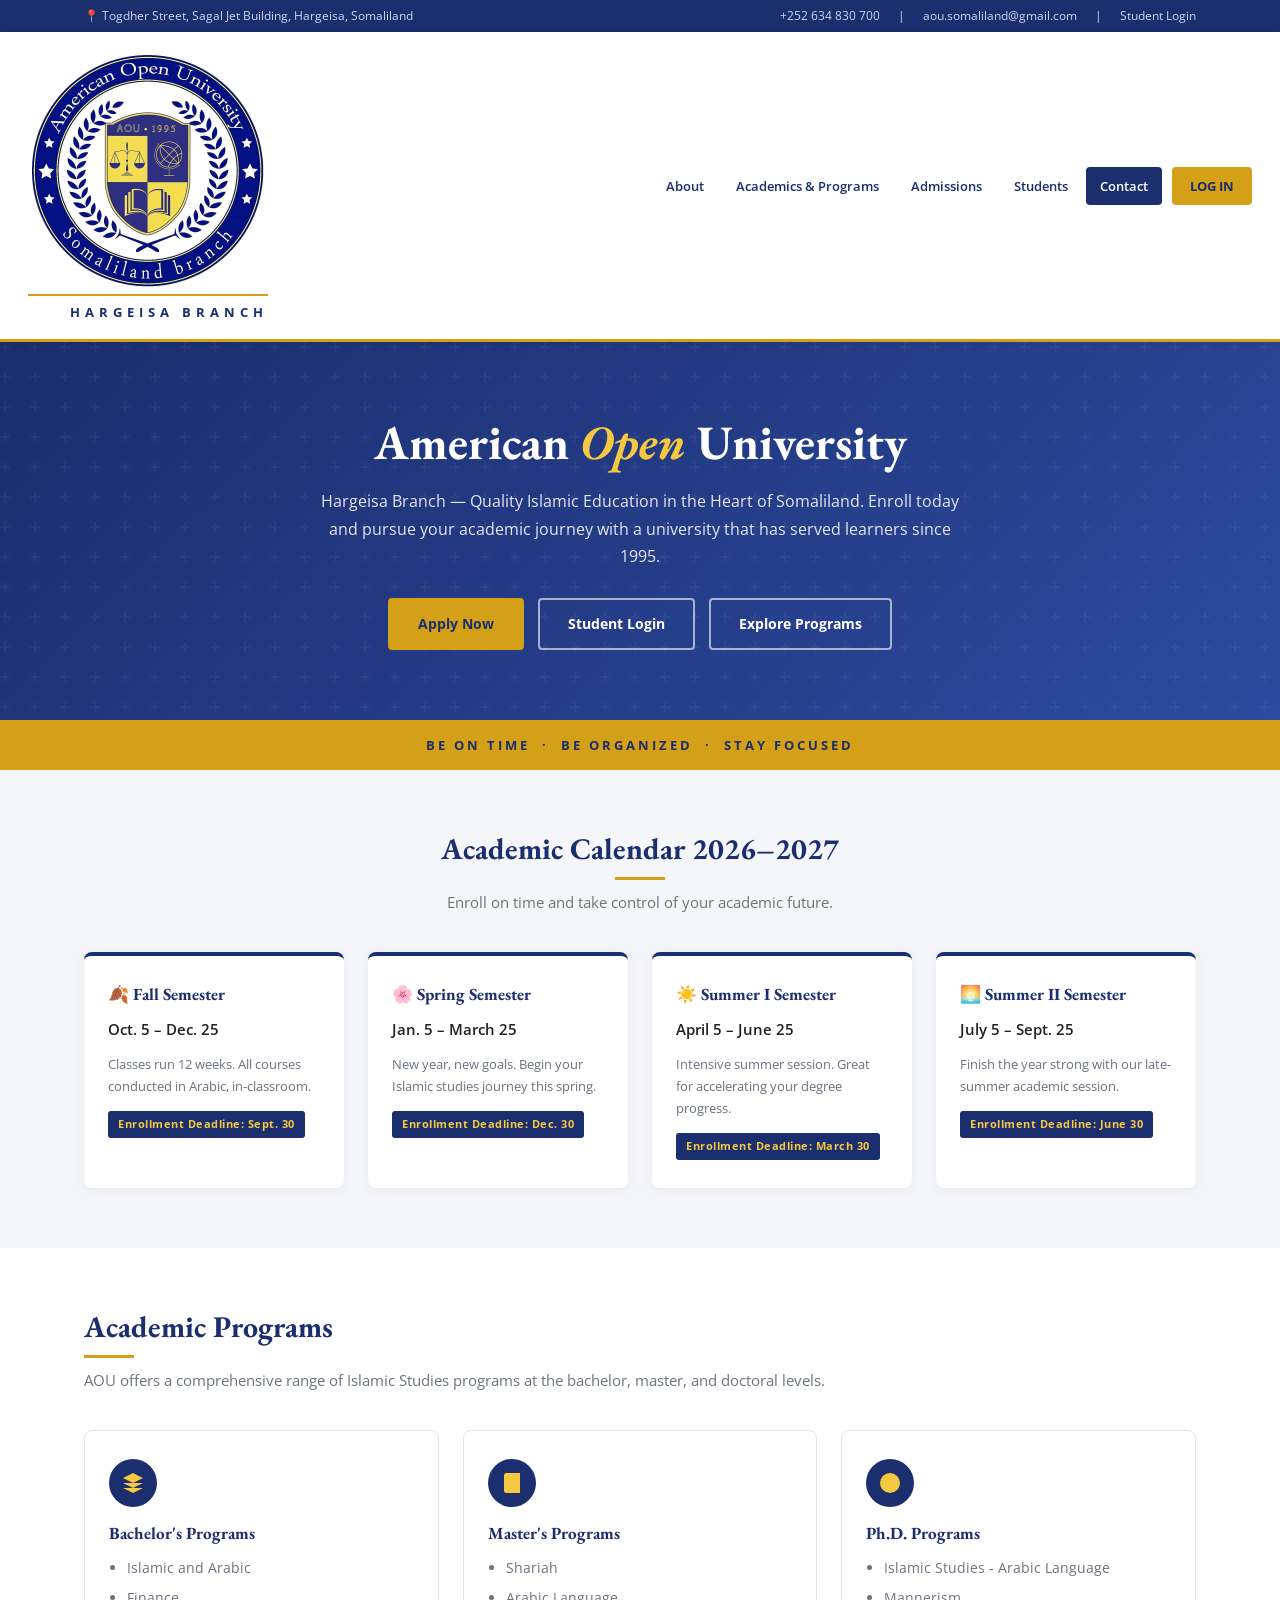
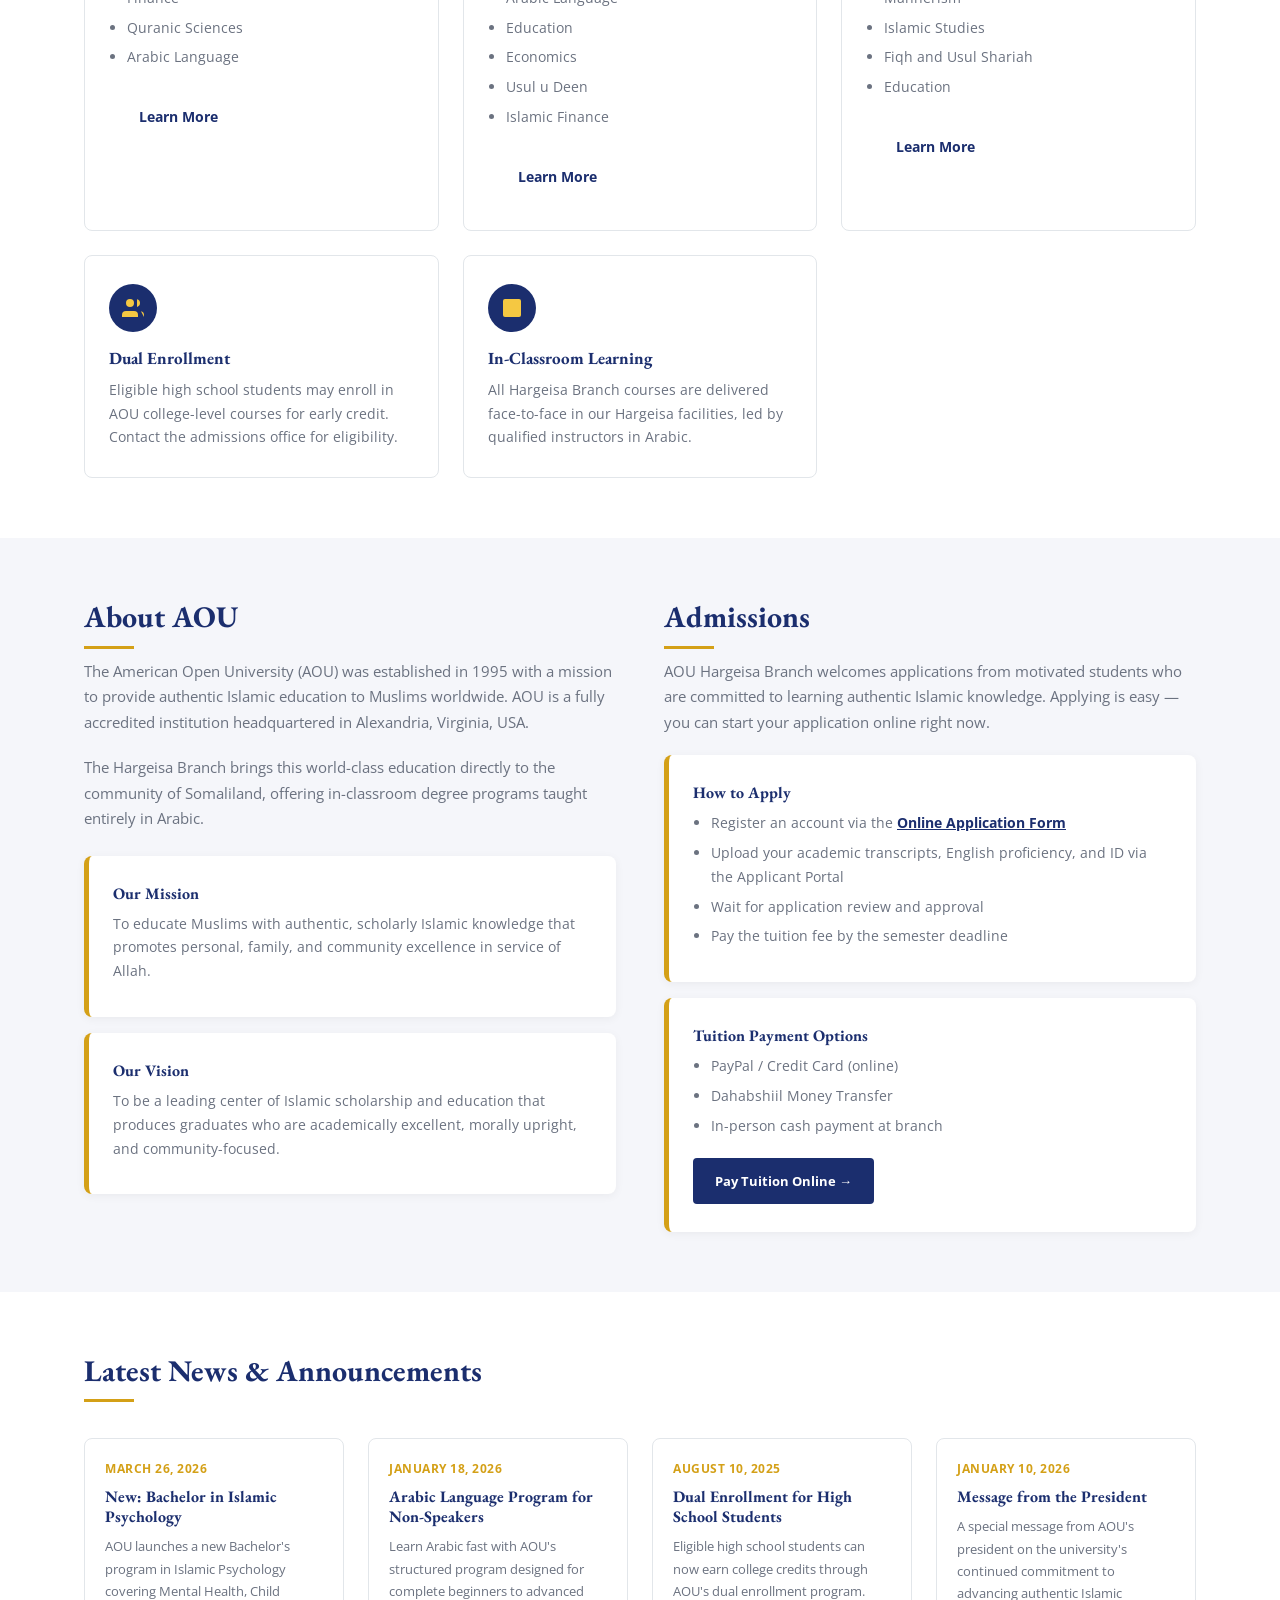
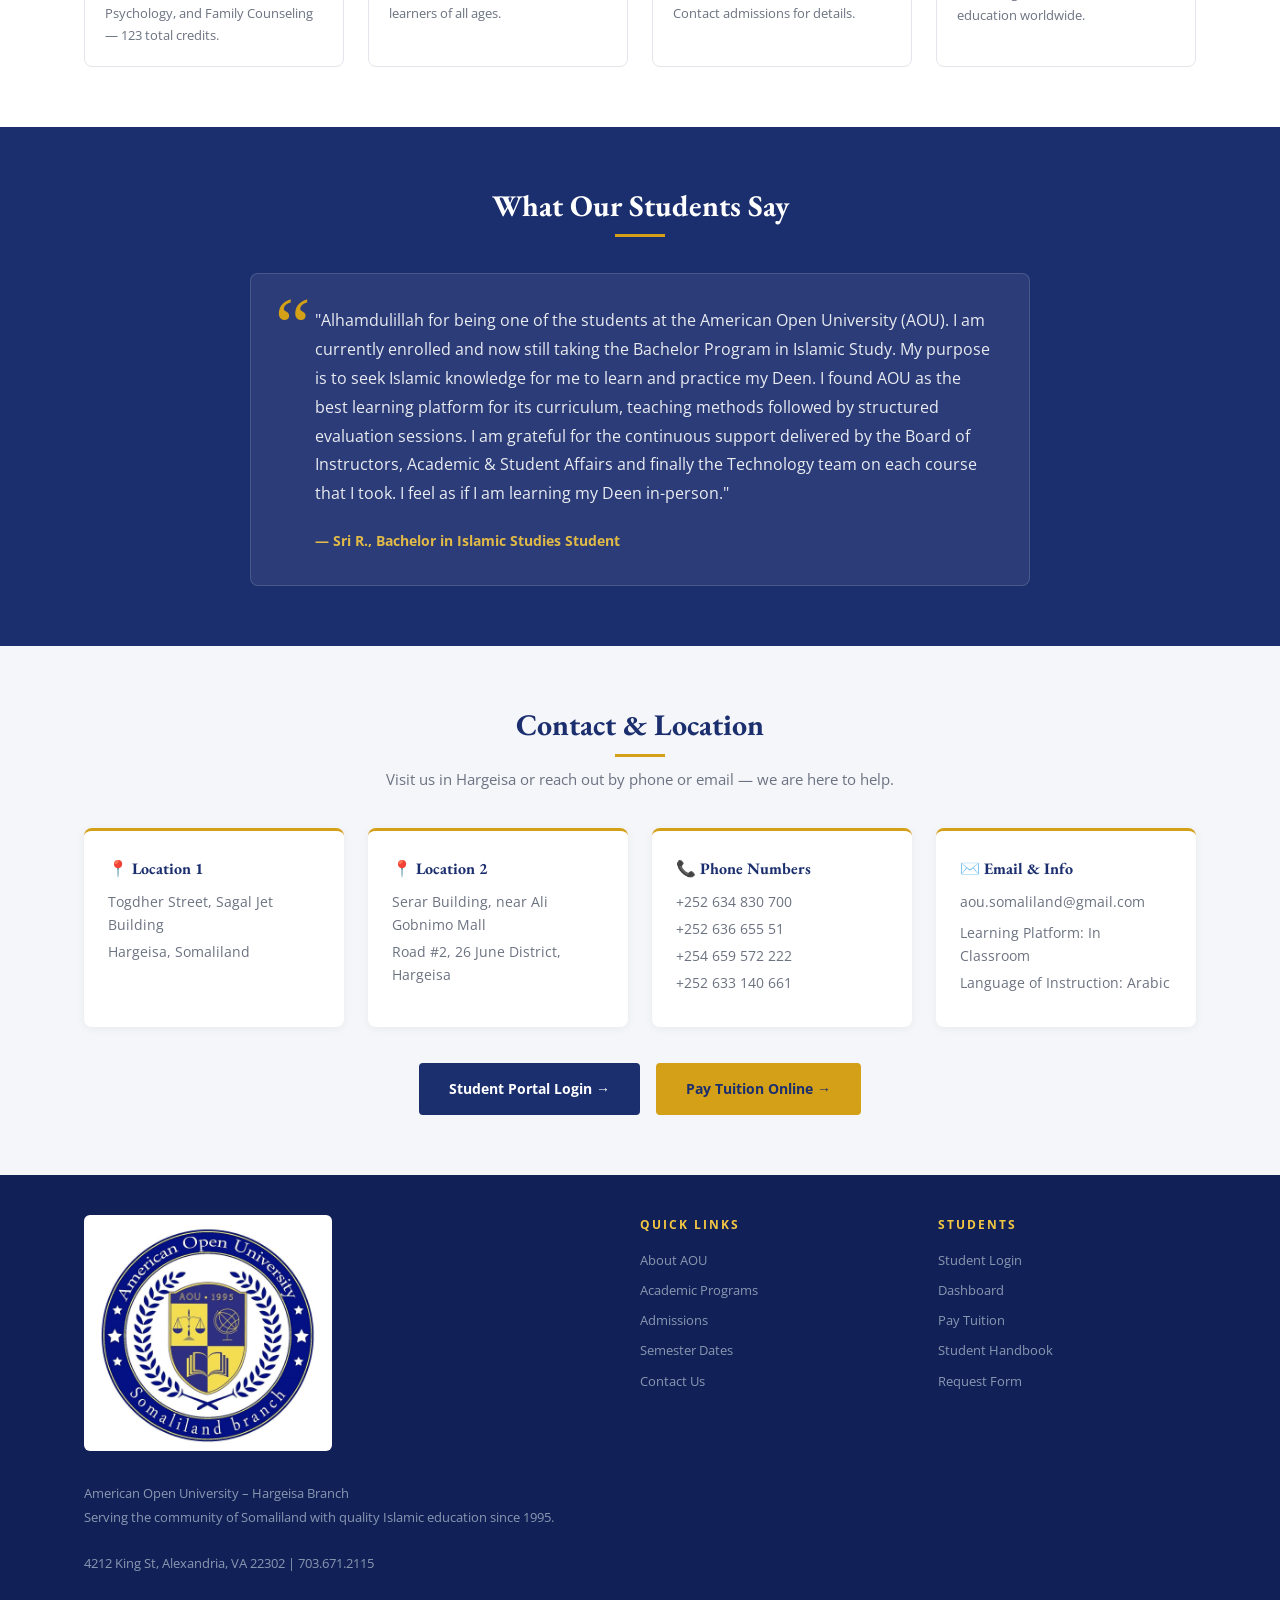
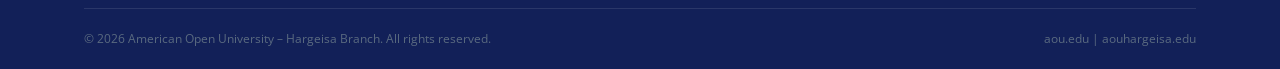
<file: index.html>
<!DOCTYPE html>
<html lang="en">
<head>
  <meta charset="UTF-8">
  <meta name="viewport" content="width=device-width, initial-scale=1.0">
  <meta name="description" content="American Open University – Hargeisa Branch. Quality Islamic education in Hargeisa, Somaliland. Degree programs in Islamic Studies, Arabic, and more.">
  <title>AOU Hargeisa Branch | American Open University</title>
  <link rel="stylesheet" href="style.css">
</head>
<body>

  <!-- TOP BAR -->
  <div class="top-bar">
    <div class="container">
      <span>📍 Togdher Street, Sagal Jet Building, Hargeisa, Somaliland</span>
      <div class="top-links">
        <a href="tel:+252634830700">+252 634 830 700</a>
        <span>|</span>
        <a href="mailto:aou.somaliland@gmail.com">aou.somaliland@gmail.com</a>
        <span>|</span>
        <a href="login.html">Student Login</a>
      </div>
    </div>
  </div>

  <!-- HEADER -->
  <header>
    <div class="header-inner">
      <a href="index.html" class="site-logo">
        <img src="aou-logo.jpg"
             alt="American Open University Logo">
        <span class="branch-label">Hargeisa Branch</span>
      </a>

      <nav>
        <div class="dropdown">
          <a href="#about">About</a>
          <div class="dropdown-menu">
            <a href="#about">AOU at a Glance</a>
            <a href="#about">Our Mission &amp; Vision</a>
            <a href="https://aou.edu/index.php/privacy-policy-2/" target="_blank">Privacy Policy</a>
          </div>
        </div>
        <div class="dropdown">
          <a href="#programs">Academics &amp; Programs</a>
          <div class="dropdown-menu">
            <a href="bachelors.html">Bachelor's Programs</a>
            <a href="masters.html">Master's Programs</a>
            <a href="phd.html">Ph.D. Programs</a>
          </div>
        </div>
        <a href="#admissions">Admissions</a>
        <div class="dropdown">
          <a href="#students">Students</a>
          <div class="dropdown-menu">
            <a href="dashboard.html">Student Dashboard</a>
            <a href="https://aou.edu/index.php/aou-mobile-app/" target="_blank">AOU Mobile App</a>
            <a href="https://aou.edu/index.php/student-handbook-and-policies/" target="_blank">Student Handbook</a>
            <a href="https://aou.edu/index.php/request-form/" target="_blank">Request Form</a>
          </div>
        </div>
        <a href="#contact">Contact</a>
        <a href="login.html" class="btn-login">LOG IN</a>
      </nav>

      <button class="hamburger" id="hamburgerBtn" aria-label="Menu">
        <span></span><span></span><span></span>
      </button>
    </div>

    <!-- MOBILE NAV -->
    <div class="mobile-nav" id="mobileNav">
      <a href="#about">About</a>
      <a href="#programs">Academics &amp; Programs</a>
      <a href="bachelors.html" style="padding-left: 30px; font-size: 15px; font-weight: 500; color: #a1a1aa;">&bull; Bachelor's Programs</a>
      <a href="masters.html" style="padding-left: 30px; font-size: 15px; font-weight: 500; color: #a1a1aa;">&bull; Master's Programs</a>
      <a href="phd.html" style="padding-left: 30px; font-size: 15px; font-weight: 500; color: #a1a1aa;">&bull; Ph.D. Programs</a>
      <a href="#admissions">Admissions</a>
      <a href="dashboard.html">Student Dashboard</a>
      <a href="#contact">Contact</a>
      <a href="login.html" style="color: var(--aou-gold); font-weight: 700;">LOG IN</a>
    </div>
  </header>

  <!-- HERO BANNER -->
  <section class="hero-banner">
    <div class="container">
      <h1>American <em>Open</em> University</h1>
      <p>Hargeisa Branch — Quality Islamic Education in the Heart of Somaliland. Enroll today and pursue your academic journey with a university that has served learners since 1995.</p>
      <div class="hero-cta">
        <a href="apply.html" class="btn btn-gold">Apply Now</a>
        <a href="login.html" class="btn btn-outline-white">Student Login</a>
        <a href="#programs" class="btn btn-outline-white">Explore Programs</a>
      </div>
    </div>
  </section>

  <!-- MOTTO STRIP -->
  <div class="motto-strip">
    <div class="container">
      <p>Be on Time &nbsp;·&nbsp; Be Organized &nbsp;·&nbsp; Stay Focused</p>
    </div>
  </div>

  <!-- SEMESTERS -->
  <section class="semesters-section" id="semesters">
    <div class="container">
      <h2 class="section-title centered">Academic Calendar 2026–2027</h2>
      <p class="section-subtitle centered">Enroll on time and take control of your academic future.</p>
      <div class="semesters-grid">

        <div class="semester-card">
          <h3>🍂 Fall Semester</h3>
          <p class="dates">Oct. 5 – Dec. 25</p>
          <p style="font-size:13px;color:#6b7280;margin-bottom:8px;">Classes run 12 weeks. All courses conducted in Arabic, in-classroom.</p>
          <span class="deadline-badge">Enrollment Deadline: Sept. 30</span>
        </div>

        <div class="semester-card">
          <h3>🌸 Spring Semester</h3>
          <p class="dates">Jan. 5 – March 25</p>
          <p style="font-size:13px;color:#6b7280;margin-bottom:8px;">New year, new goals. Begin your Islamic studies journey this spring.</p>
          <span class="deadline-badge">Enrollment Deadline: Dec. 30</span>
        </div>

        <div class="semester-card">
          <h3>☀️ Summer I Semester</h3>
          <p class="dates">April 5 – June 25</p>
          <p style="font-size:13px;color:#6b7280;margin-bottom:8px;">Intensive summer session. Great for accelerating your degree progress.</p>
          <span class="deadline-badge">Enrollment Deadline: March 30</span>
        </div>

        <div class="semester-card">
          <h3>🌅 Summer II Semester</h3>
          <p class="dates">July 5 – Sept. 25</p>
          <p style="font-size:13px;color:#6b7280;margin-bottom:8px;">Finish the year strong with our late-summer academic session.</p>
          <span class="deadline-badge">Enrollment Deadline: June 30</span>
        </div>

      </div>
    </div>
  </section>

  <!-- PROGRAMS -->
  <section class="programs-section" id="programs">
    <div class="container">
      <h2 class="section-title">Academic Programs</h2>
      <p class="section-subtitle">AOU offers a comprehensive range of Islamic Studies programs at the bachelor, master, and doctoral levels.</p>
      <div class="programs-grid">

        <div class="program-card">
          <div class="icon">
            <svg viewBox="0 0 24 24"><path d="M12 2L2 7l10 5 10-5-10-5zM2 17l10 5 10-5M2 12l10 5 10-5"/></svg>
          </div>
          <h3>Bachelor's Programs</h3>
          <ul style="list-style:disc; padding-left:18px; color:var(--aou-gray); font-size:14px; margin-top:12px;">
            <li style="margin-bottom:6px;">Islamic and Arabic</li>
            <li style="margin-bottom:6px;">Finance</li>
            <li style="margin-bottom:6px;">Quranic Sciences</li>
            <li style="margin-bottom:6px;">Arabic Language</li>
          </ul>
          <a href="bachelors.html" class="btn btn-outline-navy" style="margin-top:16px; display:inline-block;">Learn More</a>
        </div>

        <div class="program-card">
          <div class="icon">
            <svg viewBox="0 0 24 24"><path d="M4 19.5A2.5 2.5 0 0 1 6.5 17H20"/><path d="M6.5 2H20v20H6.5A2.5 2.5 0 0 1 4 19.5v-15A2.5 2.5 0 0 1 6.5 2z"/></svg>
          </div>
          <h3>Master's Programs</h3>
          <ul style="list-style:disc; padding-left:18px; color:var(--aou-gray); font-size:14px; margin-top:12px;">
            <li style="margin-bottom:6px;">Shariah</li>
            <li style="margin-bottom:6px;">Arabic Language</li>
            <li style="margin-bottom:6px;">Education</li>
            <li style="margin-bottom:6px;">Economics</li>
            <li style="margin-bottom:6px;">Usul u Deen</li>
            <li style="margin-bottom:6px;">Islamic Finance</li>
          </ul>
          <a href="masters.html" class="btn btn-outline-navy" style="margin-top:16px; display:inline-block;">Learn More</a>
        </div>

        <div class="program-card">
          <div class="icon">
            <svg viewBox="0 0 24 24"><circle cx="12" cy="12" r="10"/><path d="M12 8v4l3 3"/></svg>
          </div>
          <h3>Ph.D. Programs</h3>
          <ul style="list-style:disc; padding-left:18px; color:var(--aou-gray); font-size:14px; margin-top:12px;">
            <li style="margin-bottom:6px;">Islamic Studies - Arabic Language</li>
            <li style="margin-bottom:6px;">Mannerism</li>
            <li style="margin-bottom:6px;">Islamic Studies</li>
            <li style="margin-bottom:6px;">Fiqh and Usul Shariah</li>
            <li style="margin-bottom:6px;">Education</li>
          </ul>
          <a href="phd.html" class="btn btn-outline-navy" style="margin-top:16px; display:inline-block;">Learn More</a>
        </div>

        <div class="program-card">
          <div class="icon">
            <svg viewBox="0 0 24 24"><path d="M17 21v-2a4 4 0 0 0-4-4H5a4 4 0 0 0-4 4v2"/><circle cx="9" cy="7" r="4"/><path d="M23 21v-2a4 4 0 0 0-3-3.87"/><path d="M16 3.13a4 4 0 0 1 0 7.75"/></svg>
          </div>
          <h3>Dual Enrollment</h3>
          <p>Eligible high school students may enroll in AOU college-level courses for early credit. Contact the admissions office for eligibility.</p>
        </div>

        <div class="program-card">
          <div class="icon">
            <svg viewBox="0 0 24 24"><rect x="3" y="3" width="18" height="18" rx="2" ry="2"/><line x1="3" y1="9" x2="21" y2="9"/><line x1="9" y1="21" x2="9" y2="9"/></svg>
          </div>
          <h3>In-Classroom Learning</h3>
          <p>All Hargeisa Branch courses are delivered face-to-face in our Hargeisa facilities, led by qualified instructors in Arabic.</p>
        </div>

      </div>
    </div>
  </section>

  <!-- ABOUT / ADMISSIONS -->
  <section class="about-section" id="about">
    <div class="container">
      <div class="two-col">
        <div>
          <h2 class="section-title">About AOU</h2>
          <p style="color:#6b7280;margin-bottom:20px;">The American Open University (AOU) was established in 1995 with a mission to provide authentic Islamic education to Muslims worldwide. AOU is a fully accredited institution headquartered in Alexandria, Virginia, USA.</p>
          <p style="color:#6b7280;margin-bottom:20px;">The Hargeisa Branch brings this world-class education directly to the community of Somaliland, offering in-classroom degree programs taught entirely in Arabic.</p>

          <div class="info-box" style="margin-top:24px;">
            <h4>Our Mission</h4>
            <p>To educate Muslims with authentic, scholarly Islamic knowledge that promotes personal, family, and community excellence in service of Allah.</p>
          </div>

          <div class="info-box" style="margin-top:16px;">
            <h4>Our Vision</h4>
            <p>To be a leading center of Islamic scholarship and education that produces graduates who are academically excellent, morally upright, and community-focused.</p>
          </div>
        </div>

        <div id="admissions">
          <h2 class="section-title">Admissions</h2>
          <p style="color:#6b7280;margin-bottom:20px;">AOU Hargeisa Branch welcomes applications from motivated students who are committed to learning authentic Islamic knowledge. Applying is easy — you can start your application online right now.</p>

          <div class="info-box">
            <h4>How to Apply</h4>
            <ul style="list-style:disc;padding-left:18px;">
              <li>Register an account via the <a href="apply.html" style="font-weight:700;text-decoration:underline;color:var(--aou-navy);">Online Application Form</a></li>
              <li>Upload your academic transcripts, English proficiency, and ID via the Applicant Portal</li>
              <li>Wait for application review and approval</li>
              <li>Pay the tuition fee by the semester deadline</li>
            </ul>
          </div>


          <div class="info-box" style="margin-top:16px;">
            <h4>Tuition Payment Options</h4>
            <ul style="list-style:disc;padding-left:18px;">
              <li>PayPal / Credit Card (online)</li>
              <li>Dahabshiil Money Transfer</li>
              <li>In-person cash payment at branch</li>
            </ul>
            <a href="payment.html" class="btn btn-navy" style="margin-top:14px;display:inline-block;padding:10px 20px;font-size:13px;">Pay Tuition Online →</a>
          </div>
        </div>
      </div>
    </div>
  </section>

  <!-- NEWS -->
  <section class="news-section" id="news">
    <div class="container">
      <h2 class="section-title">Latest News &amp; Announcements</h2>
      <div class="news-grid">

        <div class="news-card">
          <div class="news-meta">
            <p class="news-date">March 26, 2026</p>
            <h4><a href="https://aou.edu/index.php/2026/03/26/bachelor-in-islamic-psychology/" target="_blank">New: Bachelor in Islamic Psychology</a></h4>
            <p>AOU launches a new Bachelor's program in Islamic Psychology covering Mental Health, Child Psychology, and Family Counseling — 123 total credits.</p>
          </div>
        </div>

        <div class="news-card">
          <div class="news-meta">
            <p class="news-date">January 18, 2026</p>
            <h4><a href="https://aou.edu/index.php/2026/01/18/arabic-language-program-for-non-arab-speakers/" target="_blank">Arabic Language Program for Non-Speakers</a></h4>
            <p>Learn Arabic fast with AOU's structured program designed for complete beginners to advanced learners of all ages.</p>
          </div>
        </div>

        <div class="news-card">
          <div class="news-meta">
            <p class="news-date">August 10, 2025</p>
            <h4><a href="https://aou.edu/index.php/2025/08/10/dual-enrollment-for-eligible-high-school-students/" target="_blank">Dual Enrollment for High School Students</a></h4>
            <p>Eligible high school students can now earn college credits through AOU's dual enrollment program. Contact admissions for details.</p>
          </div>
        </div>

        <div class="news-card">
          <div class="news-meta">
            <p class="news-date">January 10, 2026</p>
            <h4><a href="https://aou.edu/index.php/2026/01/10/message-from-the-president/" target="_blank">Message from the President</a></h4>
            <p>A special message from AOU's president on the university's continued commitment to advancing authentic Islamic education worldwide.</p>
          </div>
        </div>

      </div>
    </div>
  </section>

  <!-- TESTIMONIAL -->
  <section class="testimonial-section">
    <div class="container">
      <h2 class="section-title centered" style="color:white;">What Our Students Say</h2>
      <div class="testimonial-card">
        <p>"Alhamdulillah for being one of the students at the American Open University (AOU). I am currently enrolled and now still taking the Bachelor Program in Islamic Study. My purpose is to seek Islamic knowledge for me to learn and practice my Deen. I found AOU as the best learning platform for its curriculum, teaching methods followed by structured evaluation sessions. I am grateful for the continuous support delivered by the Board of Instructors, Academic &amp; Student Affairs and finally the Technology team on each course that I took. I feel as if I am learning my Deen in-person."</p>
        <p class="author">— Sri R., Bachelor in Islamic Studies Student</p>
      </div>
    </div>
  </section>

  <!-- CONTACT -->
  <section class="contact-section" id="contact">
    <div class="container">
      <h2 class="section-title centered">Contact &amp; Location</h2>
      <p class="section-subtitle centered">Visit us in Hargeisa or reach out by phone or email — we are here to help.</p>
      <div class="contact-grid">

        <div class="contact-card">
          <h4>📍 Location 1</h4>
          <p>Togdher Street, Sagal Jet Building</p>
          <p>Hargeisa, Somaliland</p>
        </div>

        <div class="contact-card">
          <h4>📍 Location 2</h4>
          <p>Serar Building, near Ali Gobnimo Mall</p>
          <p>Road #2, 26 June District, Hargeisa</p>
        </div>

        <div class="contact-card">
          <h4>📞 Phone Numbers</h4>
          <a href="tel:+252634830700">+252 634 830 700</a>
          <a href="tel:+25263665551">+252 636 655 51</a>
          <a href="tel:+254659572222">+254 659 572 222</a>
          <a href="tel:+252633140661">+252 633 140 661</a>
        </div>

        <div class="contact-card">
          <h4>✉️ Email &amp; Info</h4>
          <a href="mailto:aou.somaliland@gmail.com">aou.somaliland@gmail.com</a>
          <p style="margin-top:8px;">Learning Platform: In Classroom</p>
          <p>Language of Instruction: Arabic</p>
        </div>

      </div>

      <div style="text-align:center;margin-top:36px;">
        <a href="login.html" class="btn btn-navy">Student Portal Login →</a>
        &nbsp;&nbsp;
        <a href="payment.html" class="btn btn-gold">Pay Tuition Online →</a>
      </div>
    </div>
  </section>

  <!-- FOOTER -->
  <footer>
    <div class="container">
      <div class="footer-inner">
        <div class="footer-brand">
          <div style="background:#fff; border-radius:6px; display:inline-block; padding:8px 14px; margin-bottom:12px;">
            <img src="aou-logo.jpg"
                 alt="AOU Logo"
                 style="width:220px; height:auto; display:block;"
                 onerror="this.parentElement.style.display='none'">
          </div>
          <p>American Open University – Hargeisa Branch<br>
          Serving the community of Somaliland with quality Islamic education since 1995.<br><br>
          4212 King St, Alexandria, VA 22302 | 703.671.2115</p>
        </div>
        <div class="footer-col">
          <h5>Quick Links</h5>
          <a href="#about">About AOU</a>
          <a href="#programs">Academic Programs</a>
          <a href="#admissions">Admissions</a>
          <a href="#semesters">Semester Dates</a>
          <a href="#contact">Contact Us</a>
        </div>
        <div class="footer-col">
          <h5>Students</h5>
          <a href="login.html">Student Login</a>
          <a href="dashboard.html">Dashboard</a>
          <a href="payment.html">Pay Tuition</a>
          <a href="https://aou.edu/index.php/student-handbook-and-policies/" target="_blank">Student Handbook</a>
          <a href="https://aou.edu/index.php/request-form/" target="_blank">Request Form</a>
        </div>
      </div>
      <div class="footer-bottom">
        <p>&copy; 2026 American Open University – Hargeisa Branch. All rights reserved.</p>
        <p><a href="https://aou.edu" target="_blank" style="color:#5a6a80;">aou.edu</a> | aouhargeisa.edu</p>
      </div>
    </div>
  </footer>

  <script src="script.js"></script>
</body>
</html>
</file>
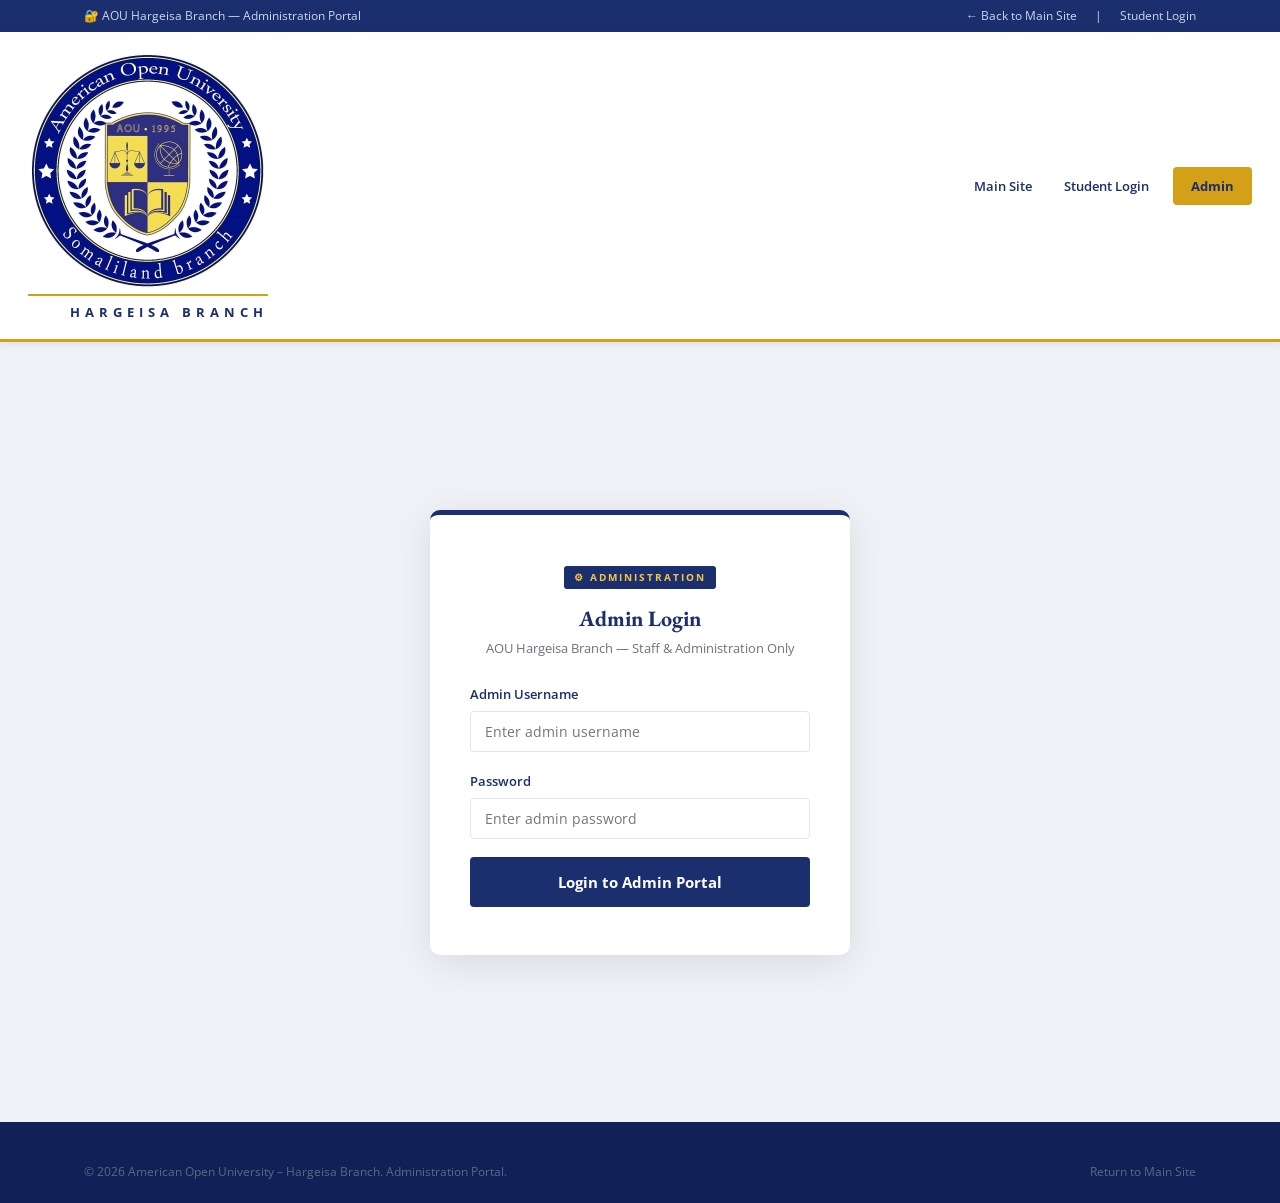
<file: admin-login.html>
<!DOCTYPE html>
<html lang="en">
<head>
  <meta charset="UTF-8">
  <meta name="viewport" content="width=device-width, initial-scale=1.0">
  <title>Admin Login | AOU Hargeisa Branch</title>
  <link rel="stylesheet" href="style.css">
  <style>
    .admin-badge {
      display: inline-block;
      background: var(--aou-navy);
      color: var(--aou-gold-light);
      font-size: 10px;
      font-weight: 700;
      letter-spacing: 2px;
      text-transform: uppercase;
      padding: 3px 10px;
      border-radius: 3px;
      margin-bottom: 16px;
    }
    .admin-login-card {
      border-top: 5px solid var(--aou-navy);
    }
    .credentials-hint {
      background: #f0f9ff;
      border: 1px solid #bae6fd;
      border-radius: 6px;
      padding: 14px 16px;
      margin-top: 20px;
      font-size: 12px;
      color: #0c4a6e;
    }
    .credentials-hint strong { display: block; margin-bottom: 6px; font-size: 12px; }
    .credentials-hint code {
      background: #e0f2fe;
      padding: 2px 6px;
      border-radius: 3px;
      font-family: monospace;
      font-size: 12px;
    }
  </style>
</head>
<body>

  <!-- TOP BAR -->
  <div class="top-bar">
    <div class="container">
      <span>🔐 AOU Hargeisa Branch — Administration Portal</span>
      <div class="top-links">
        <a href="index.html">← Back to Main Site</a>
        <span>|</span>
        <a href="login.html">Student Login</a>
      </div>
    </div>
  </div>

  <!-- HEADER -->
  <header>
    <div class="header-inner">
      <a href="index.html" class="site-logo">
        <img src="aou-logo.jpg" alt="American Open University Logo">
        <span class="branch-label">Hargeisa Branch</span>
      </a>
      <nav>
        <a href="index.html">Main Site</a>
        <a href="login.html">Student Login</a>
        <a href="admin-login.html" class="btn-login active">Admin</a>
      </nav>
      <button class="hamburger" id="hamburgerBtn" aria-label="Menu">
        <span></span><span></span><span></span>
      </button>
    </div>
    <div class="mobile-nav" id="mobileNav">
      <a href="index.html">Main Site</a>
      <a href="login.html">Student Login</a>
    </div>
  </header>

  <!-- ADMIN LOGIN -->
  <div class="login-page-bg" style="background: #f0f2f8;">
    <div class="login-card admin-login-card" style="max-width: 420px;">
      <div style="text-align:center; margin-bottom: 24px;">
        <span class="admin-badge">⚙ Administration</span>
        <h2 style="margin-bottom: 4px;">Admin Login</h2>
        <p style="font-size: 13px; color: #6b7280;">AOU Hargeisa Branch — Staff &amp; Administration Only</p>
      </div>

      <form id="adminLoginForm" novalidate>
        <div class="form-group">
          <label for="adminUser">Admin Username</label>
          <input type="text" id="adminUser" class="form-control"
                 placeholder="Enter admin username" required autocomplete="username">
        </div>
        <div class="form-group">
          <label for="adminPass">Password</label>
          <input type="password" id="adminPass" class="form-control"
                 placeholder="Enter admin password" required autocomplete="current-password">
        </div>
        <button type="submit" class="btn btn-navy btn-full" style="display:block; padding:13px; text-align:center; font-size:15px;">
          Login to Admin Portal
        </button>
        <div class="error-msg" id="adminError" style="display:none; background:#fee2e2; color:#b91c1c; border-radius:4px; padding:10px 14px; font-size:13px; margin-top:14px;">
          Invalid credentials. Access denied.
        </div>
      </form>

    </div>
  </div>

  <!-- FOOTER -->
  <footer>
    <div class="container">
      <div class="footer-bottom" style="border-top:none; padding-top:0;">
        <p>&copy; 2026 American Open University – Hargeisa Branch. Administration Portal.</p>
        <p><a href="index.html" style="color:#5a6a80;">Return to Main Site</a></p>
      </div>
    </div>
  </footer>

  <script src="script.js"></script>
  <script>
    document.getElementById('adminLoginForm').addEventListener('submit', function(e) {
      e.preventDefault();
      const user = document.getElementById('adminUser').value.trim();
      const pass = document.getElementById('adminPass').value.trim();
      const errorEl = document.getElementById('adminError');

      if (user === 'admin' && pass === 'AOU@Hargeisa2026') {
        localStorage.setItem('aou_admin_logged_in', 'true');
        window.location.href = 'admin.html';
      } else {
        errorEl.style.display = 'block';
        document.getElementById('adminPass').value = '';
      }
    });

    // Hide error on input
    ['adminUser','adminPass'].forEach(id => {
      document.getElementById(id).addEventListener('input', () => {
        document.getElementById('adminError').style.display = 'none';
      });
    });
  </script>
</body>
</html>
</file>
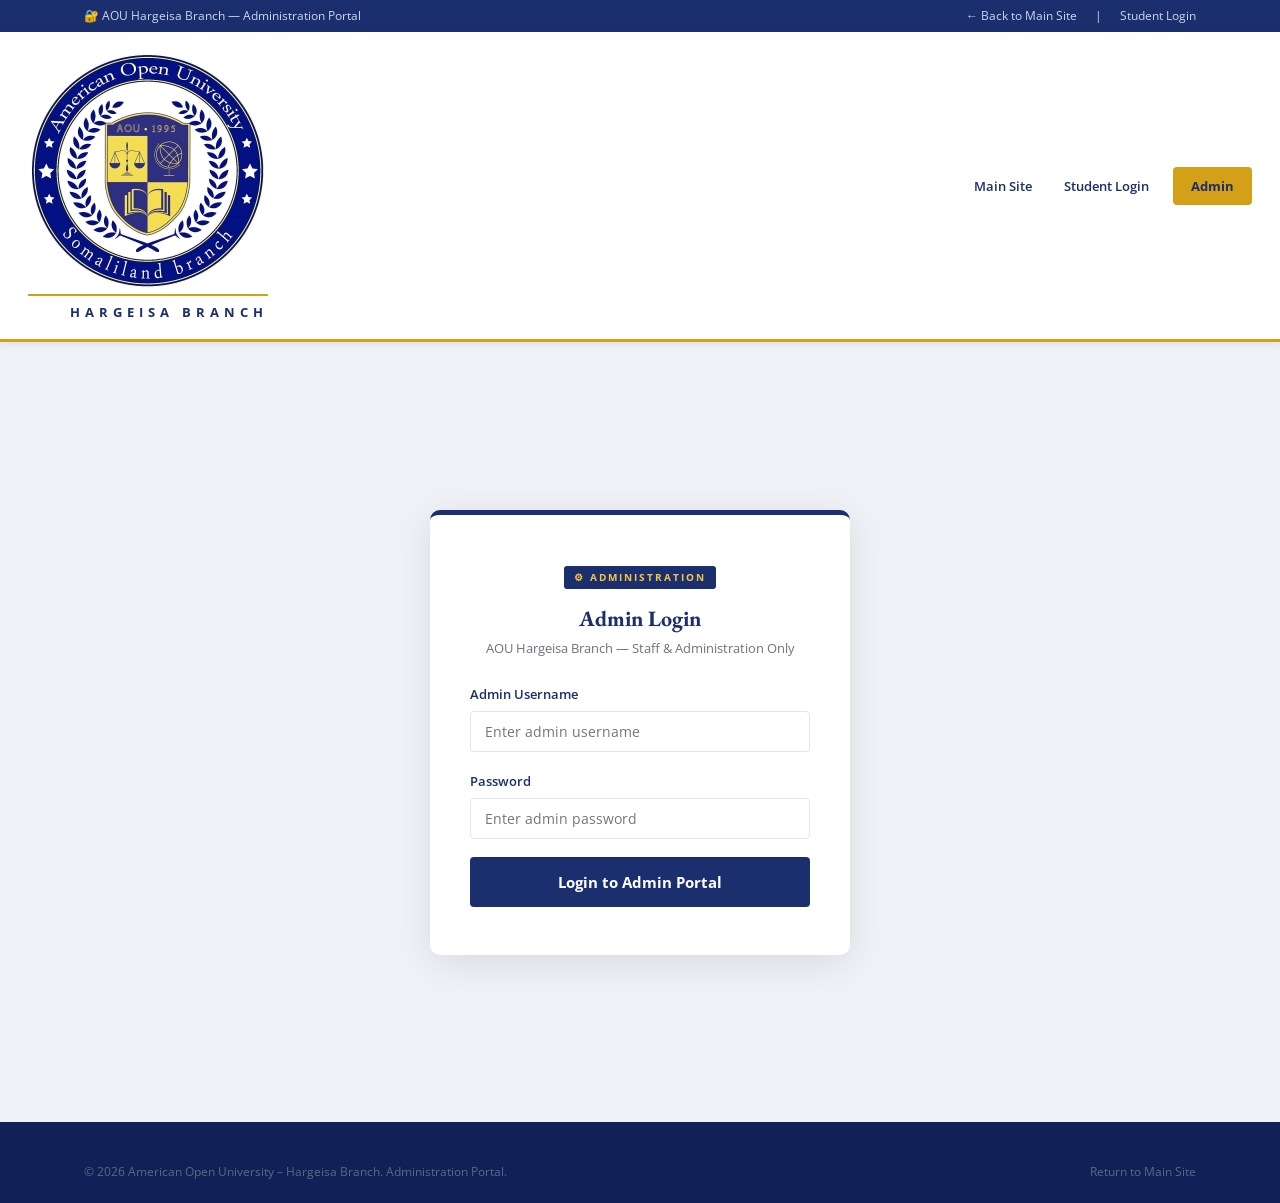
<file: admin.html>
<!DOCTYPE html>
<html lang="en">
<head>
  <meta charset="UTF-8">
  <meta name="viewport" content="width=device-width, initial-scale=1.0">
  <title>Admin Dashboard | AOU Hargeisa Branch</title>
  <link rel="stylesheet" href="style.css">
  <style>
    body { background: #f0f2f8; }

    /* ---- Admin Layout ---- */
    .admin-wrapper {
      display: flex;
      min-height: calc(100vh - 120px);
    }

    /* ---- Sidebar ---- */
    .admin-sidebar {
      width: 240px;
      flex-shrink: 0;
      background: var(--aou-navy);
      color: white;
      padding: 28px 0;
      display: flex;
      flex-direction: column;
    }

    .sidebar-title {
      padding: 0 24px 20px;
      font-family: 'Outfit', serif;
      font-size: 13px;
      font-weight: 700;
      letter-spacing: 2px;
      text-transform: uppercase;
      color: var(--aou-gold-light);
      border-bottom: 1px solid rgba(255,255,255,0.1);
      margin-bottom: 12px;
    }

    .sidebar-nav {
      display: flex;
      flex-direction: column;
      flex: 1;
    }

    .sidebar-nav a {
      display: flex;
      align-items: center;
      gap: 10px;
      padding: 11px 24px;
      font-size: 13.5px;
      font-weight: 600;
      color: rgba(255,255,255,0.75);
      transition: all 0.2s;
      border-left: 3px solid transparent;
      text-decoration: none;
    }

    .sidebar-nav a:hover,
    .sidebar-nav a.active {
      background: rgba(255,255,255,0.08);
      color: white;
      border-left-color: var(--aou-gold);
    }

    .sidebar-nav .nav-section {
      padding: 16px 24px 6px;
      font-size: 10px;
      letter-spacing: 2px;
      text-transform: uppercase;
      color: rgba(255,255,255,0.35);
      font-weight: 700;
    }

    /* ---- Main Content ---- */
    .admin-main {
      flex: 1;
      padding: 32px 36px;
      overflow-y: auto;
    }

    .admin-page-title {
      font-size: 24px;
      margin-bottom: 6px;
      color: var(--aou-navy);
    }

    .admin-page-subtitle {
      font-size: 13px;
      color: #6b7280;
      margin-bottom: 28px;
    }

    /* ---- Stat Cards ---- */
    .stats-row {
      display: grid;
      grid-template-columns: repeat(auto-fit, minmax(170px, 1fr));
      gap: 18px;
      margin-bottom: 32px;
    }

    .stat-card {
      background: white;
      border-radius: 8px;
      padding: 20px 22px;
      box-shadow: 0 2px 10px rgba(0,0,0,0.06);
      border-top: 4px solid var(--aou-navy);
    }

    .stat-card.gold { border-top-color: var(--aou-gold); }
    .stat-card.green { border-top-color: #10b981; }
    .stat-card.red { border-top-color: #ef4444; }

    .stat-card .stat-label {
      font-size: 11px;
      font-weight: 700;
      letter-spacing: 1.5px;
      text-transform: uppercase;
      color: #9ca3af;
      margin-bottom: 8px;
    }

    .stat-card .stat-value {
      font-size: 32px;
      font-weight: 800;
      font-family: 'Outfit', sans-serif;
      color: var(--aou-navy);
      line-height: 1;
    }

    .stat-card .stat-sub {
      font-size: 12px;
      color: #6b7280;
      margin-top: 4px;
    }

    /* ---- Tables ---- */
    .admin-card {
      background: white;
      border-radius: 8px;
      box-shadow: 0 2px 10px rgba(0,0,0,0.06);
      margin-bottom: 28px;
      overflow: hidden;
    }

    .admin-card-header {
      padding: 18px 24px;
      border-bottom: 1px solid var(--aou-border);
      display: flex;
      justify-content: space-between;
      align-items: center;
    }

    .admin-card-header h3 {
      font-size: 15px;
      margin: 0;
      color: var(--aou-navy);
    }

    .admin-card-body { padding: 0; }

    table {
      width: 100%;
      border-collapse: collapse;
      font-size: 13px;
    }

    thead th {
      background: #f8fafc;
      padding: 10px 16px;
      text-align: left;
      font-size: 11px;
      font-weight: 700;
      letter-spacing: 1px;
      text-transform: uppercase;
      color: #6b7280;
      border-bottom: 1px solid var(--aou-border);
    }

    tbody tr {
      border-bottom: 1px solid var(--aou-border);
      transition: background 0.15s;
    }

    tbody tr:last-child { border-bottom: none; }
    tbody tr:hover { background: #f8fafc; }

    tbody td {
      padding: 11px 16px;
      color: var(--aou-text);
    }

    .status-badge {
      display: inline-block;
      font-size: 11px;
      font-weight: 700;
      padding: 3px 9px;
      border-radius: 20px;
    }
    .badge-green { background: #dcfce7; color: #166534; }
    .badge-yellow { background: #fef9c3; color: #854d0e; }
    .badge-red { background: #fee2e2; color: #b91c1c; }
    .badge-blue { background: #dbeafe; color: #1e40af; }

    /* ---- Tabs ---- */
    .admin-tabs {
      display: flex;
      gap: 4px;
      margin-bottom: 24px;
      border-bottom: 2px solid var(--aou-border);
      padding-bottom: 0;
    }

    .admin-tab {
      padding: 10px 20px;
      font-size: 13px;
      font-weight: 600;
      color: #6b7280;
      background: none;
      border: none;
      cursor: pointer;
      border-bottom: 3px solid transparent;
      margin-bottom: -2px;
      font-family: 'Open Sans', sans-serif;
      transition: all 0.2s;
    }

    .admin-tab.active {
      color: var(--aou-navy);
      border-bottom-color: var(--aou-navy);
    }

    .admin-tab:hover:not(.active) { color: var(--aou-navy); }

    .tab-panel { display: none; }
    .tab-panel.active { display: block; }

    /* ---- Search bar ---- */
    .table-toolbar {
      padding: 14px 20px;
      border-bottom: 1px solid var(--aou-border);
      display: flex;
      gap: 12px;
      align-items: center;
    }

    .table-search {
      flex: 1;
      padding: 8px 12px;
      border: 1.5px solid var(--aou-border);
      border-radius: 6px;
      font-size: 13px;
      font-family: 'Open Sans', sans-serif;
      color: var(--aou-text);
      outline: none;
    }

    .table-search:focus { border-color: var(--aou-navy); }

    .btn-sm {
      padding: 8px 14px;
      font-size: 12px;
      border-radius: 5px;
      font-family: 'Open Sans', sans-serif;
      font-weight: 700;
      cursor: pointer;
      border: none;
      transition: all 0.2s;
    }

    .btn-sm-navy { background: var(--aou-navy); color: white; }
    .btn-sm-navy:hover { background: var(--aou-navy-dark); }
    .btn-sm-gold { background: var(--aou-gold); color: var(--aou-navy); }
    .btn-sm-gold:hover { background: var(--aou-gold-light); }
    .btn-sm-outline { background: white; color: var(--aou-navy); border: 1.5px solid var(--aou-border); }
    .btn-sm-outline:hover { border-color: var(--aou-navy); }

    /* ---- Modal ---- */
    .modal-overlay {
      display: none;
      position: fixed;
      inset: 0;
      background: rgba(0,0,0,0.5);
      z-index: 9999;
      align-items: center;
      justify-content: center;
    }
    .modal-overlay.open { display: flex; }

    .modal {
      background: white;
      border-radius: 10px;
      width: 100%;
      max-width: 500px;
      margin: 24px;
      box-shadow: 0 20px 60px rgba(0,0,0,0.2);
      overflow: hidden;
    }

    .modal-header {
      padding: 20px 24px;
      border-bottom: 1px solid var(--aou-border);
      display: flex;
      justify-content: space-between;
      align-items: center;
    }

    .modal-header h3 { font-size: 16px; margin: 0; color: var(--aou-navy); }

    .modal-close {
      background: none;
      border: none;
      font-size: 20px;
      cursor: pointer;
      color: #6b7280;
      line-height: 1;
    }

    .modal-body { padding: 24px; }
    .modal-footer {
      padding: 16px 24px;
      border-top: 1px solid var(--aou-border);
      display: flex;
      justify-content: flex-end;
      gap: 10px;
    }

    @media (max-width: 768px) {
      .admin-wrapper { flex-direction: column; }
      .admin-sidebar { width: 100%; padding: 16px 0; }
      .admin-sidebar { flex-direction: row; overflow-x: auto; }
      .admin-main { padding: 20px 16px; }
      .stats-row { grid-template-columns: repeat(2, 1fr); }
    }
  </style>
</head>
<body>

  <!-- TOP BAR -->
  <div class="top-bar">
    <div class="container">
      <span>⚙️ Administration Portal — AOU Hargeisa Branch</span>
      <div class="top-links">
        <span id="adminGreeting">Admin</span>
        <span>|</span>
        <a href="index.html">Main Site</a>
        <span>|</span>
        <a href="#" id="adminLogoutBtn">Logout</a>
      </div>
    </div>
  </div>

  <!-- HEADER -->
  <header>
    <div class="header-inner">
      <a href="index.html" class="site-logo">
        <img src="aou-logo.jpg" alt="American Open University Logo">
        <span class="branch-label">Hargeisa Branch</span>
      </a>
      <nav>
        <a href="admin.html" class="active">Admin Dashboard</a>
        <a href="index.html">Main Site</a>
        <a href="login.html">Student Login</a>
        <a href="#" id="adminLogoutNav" class="btn-login">Logout</a>
      </nav>
    </div>
  </header>

  <!-- ADMIN WRAPPER -->
  <div class="admin-wrapper">

    <!-- SIDEBAR -->
    <aside class="admin-sidebar">
      <div class="sidebar-title">⚙ Admin Panel</div>
      <nav class="sidebar-nav">
        <div class="nav-section">Overview</div>
        <a href="#" class="active" onclick="showTab('overview', this)">📊 Dashboard</a>
        <div class="nav-section">Students</div>
        <a href="#" onclick="showTab('students', this)">👥 All Students</a>
        <a href="#" onclick="showTab('enrollment', this)">📋 Enrollment</a>
        <div class="nav-section">Finance</div>
        <a href="#" onclick="showTab('payments', this)">💳 Payments</a>
        <a href="#" onclick="showTab('balance', this)">📂 Balance Due</a>
        <div class="nav-section">Settings</div>
        <a href="#" onclick="showTab('semesters', this)">📅 Semesters</a>
        <a href="index.html" style="margin-top:auto;">🌐 View Site</a>
      </nav>
    </aside>

    <!-- MAIN CONTENT -->
    <main class="admin-main">

      <!-- ===================== OVERVIEW TAB ===================== -->
      <div id="tab-overview" class="tab-panel active">
        <h2 class="admin-page-title">Dashboard Overview</h2>
        <p class="admin-page-subtitle">Welcome back, Admin. Here's the current status of AOU Hargeisa Branch.</p>

        <div class="stats-row">
          <div class="stat-card">
            <div class="stat-label">Total Students</div>
            <div class="stat-value">47</div>
            <div class="stat-sub">Active enrollments</div>
          </div>
          <div class="stat-card gold">
            <div class="stat-label">This Semester</div>
            <div class="stat-value">38</div>
            <div class="stat-sub">Fall 2026 enrolled</div>
          </div>
          <div class="stat-card green">
            <div class="stat-label">Payments Received</div>
            <div class="stat-value">$18,450</div>
            <div class="stat-sub">Fall 2026</div>
          </div>
          <div class="stat-card red">
            <div class="stat-label">Balance Due</div>
            <div class="stat-value">$4,050</div>
            <div class="stat-sub">9 students outstanding</div>
          </div>
        </div>

        <!-- Recent Activity -->
        <div class="admin-card">
          <div class="admin-card-header">
            <h3>Recent Activity</h3>
            <span class="status-badge badge-blue">Live</span>
          </div>
          <div class="admin-card-body">
            <table>
              <thead>
                <tr>
                  <th>Date</th>
                  <th>Student</th>
                  <th>Action</th>
                  <th>Status</th>
                </tr>
              </thead>
              <tbody>
                <tr><td>June 17, 2026</td><td>Ahmed Hassan</td><td>Tuition paid – PayPal</td><td><span class="status-badge badge-green">Confirmed</span></td></tr>
                <tr><td>June 16, 2026</td><td>Fadumo Ali</td><td>Dahabshiil confirmation submitted</td><td><span class="status-badge badge-yellow">Pending Verification</span></td></tr>
                <tr><td>June 15, 2026</td><td>Mohamed Yusuf</td><td>New enrollment – Fall 2026</td><td><span class="status-badge badge-blue">Enrolled</span></td></tr>
                <tr><td>June 14, 2026</td><td>Amina Warsame</td><td>Tuition paid – Dahabshiil</td><td><span class="status-badge badge-green">Confirmed</span></td></tr>
                <tr><td>June 13, 2026</td><td>Abdi Noor</td><td>Payment overdue reminder sent</td><td><span class="status-badge badge-red">Overdue</span></td></tr>
              </tbody>
            </table>
          </div>
        </div>

        <!-- Semester Status -->
        <div class="admin-card">
          <div class="admin-card-header"><h3>Semester Calendar</h3></div>
          <div class="admin-card-body">
            <table>
              <thead>
                <tr><th>Semester</th><th>Dates</th><th>Enrollment Deadline</th><th>Status</th></tr>
              </thead>
              <tbody>
                <tr><td><strong>Fall 2026</strong></td><td>Oct 5 – Dec 25</td><td>Sept 30</td><td><span class="status-badge badge-yellow">Upcoming</span></td></tr>
                <tr><td>Spring 2027</td><td>Jan 5 – Mar 25</td><td>Dec 30</td><td><span class="status-badge badge-blue">Planning</span></td></tr>
                <tr><td>Summer I 2027</td><td>Apr 5 – Jun 25</td><td>Mar 30</td><td><span class="status-badge badge-blue">Planning</span></td></tr>
                <tr><td>Summer II 2027</td><td>Jul 5 – Sep 25</td><td>Jun 30</td><td><span class="status-badge badge-blue">Planning</span></td></tr>
              </tbody>
            </table>
          </div>
        </div>
      </div>

      <!-- ===================== STUDENTS TAB ===================== -->
      <div id="tab-students" class="tab-panel">
        <h2 class="admin-page-title">All Students</h2>
        <p class="admin-page-subtitle">Manage student records, view profiles and academic status.</p>

        <div class="admin-card">
          <div class="admin-card-header">
            <h3>Student Registry</h3>
            <button class="btn-sm btn-sm-gold" onclick="openModal('addStudentModal')">+ Add Student</button>
          </div>
          <div class="table-toolbar">
            <input type="text" class="table-search" id="studentSearch" placeholder="🔍  Search by name, ID or program..." oninput="filterTable('studentTable', this.value)">
          </div>
          <div class="admin-card-body">
            <table id="studentTable">
              <thead>
                <tr>
                  <th>Student ID</th>
                  <th>Full Name</th>
                  <th>Program</th>
                  <th>Semester</th>
                  <th>GPA</th>
                  <th>Status</th>
                  <th>Action</th>
                </tr>
              </thead>
              <tbody>
                <tr><td>AOU-001</td><td>Ahmed Hassan Mohamud</td><td>B. Islamic Studies</td><td>Fall 2026</td><td>3.8</td><td><span class="status-badge badge-green">Active</span></td><td><button class="btn-sm btn-sm-outline" onclick="viewStudent('Ahmed Hassan Mohamud')">View</button></td></tr>
                <tr><td>AOU-002</td><td>Fadumo Ali Jama</td><td>B. Islamic Studies</td><td>Fall 2026</td><td>3.5</td><td><span class="status-badge badge-green">Active</span></td><td><button class="btn-sm btn-sm-outline" onclick="viewStudent('Fadumo Ali Jama')">View</button></td></tr>
                <tr><td>AOU-003</td><td>Mohamed Yusuf Aden</td><td>Arabic Language</td><td>Fall 2026</td><td>3.9</td><td><span class="status-badge badge-green">Active</span></td><td><button class="btn-sm btn-sm-outline" onclick="viewStudent('Mohamed Yusuf Aden')">View</button></td></tr>
                <tr><td>AOU-004</td><td>Amina Warsame Hashi</td><td>B. Islamic Psychology</td><td>Fall 2026</td><td>3.7</td><td><span class="status-badge badge-green">Active</span></td><td><button class="btn-sm btn-sm-outline" onclick="viewStudent('Amina Warsame Hashi')">View</button></td></tr>
                <tr><td>AOU-005</td><td>Abdi Noor Ibrahim</td><td>B. Islamic Studies</td><td>Fall 2026</td><td>2.9</td><td><span class="status-badge badge-yellow">On Probation</span></td><td><button class="btn-sm btn-sm-outline" onclick="viewStudent('Abdi Noor Ibrahim')">View</button></td></tr>
                <tr><td>AOU-006</td><td>Hodan Omar Elmi</td><td>Qur'an Hifz Program</td><td>Fall 2026</td><td>4.0</td><td><span class="status-badge badge-green">Active</span></td><td><button class="btn-sm btn-sm-outline" onclick="viewStudent('Hodan Omar Elmi')">View</button></td></tr>
                <tr><td>AOU-007</td><td>Sahra Mohamed Duale</td><td>Arabic Language</td><td>Fall 2026</td><td>3.6</td><td><span class="status-badge badge-green">Active</span></td><td><button class="btn-sm btn-sm-outline" onclick="viewStudent('Sahra Mohamed Duale')">View</button></td></tr>
                <tr><td>AOU-008</td><td>Yusuf Abdullahi Farah</td><td>B. Islamic Studies</td><td>Fall 2026</td><td>3.2</td><td><span class="status-badge badge-red">Suspended</span></td><td><button class="btn-sm btn-sm-outline" onclick="viewStudent('Yusuf Abdullahi Farah')">View</button></td></tr>
                <tr><td>AOU-009</td><td>Faysal Hassan Guure</td><td>B. Islamic Psychology</td><td>Fall 2026</td><td>3.4</td><td><span class="status-badge badge-green">Active</span></td><td><button class="btn-sm btn-sm-outline" onclick="viewStudent('Faysal Hassan Guure')">View</button></td></tr>
                <tr><td>AOU-010</td><td>Nasra Ahmed Ismail</td><td>B. Islamic Studies</td><td>Fall 2026</td><td>3.7</td><td><span class="status-badge badge-green">Active</span></td><td><button class="btn-sm btn-sm-outline" onclick="viewStudent('Nasra Ahmed Ismail')">View</button></td></tr>
              </tbody>
            </table>
          </div>
        </div>
      </div>

      <!-- ===================== ENROLLMENT TAB ===================== -->
      <div id="tab-enrollment" class="tab-panel">
        <h2 class="admin-page-title">Enrollment Management</h2>
        <p class="admin-page-subtitle">Review and approve student enrollment applications for upcoming semesters.</p>

        <div class="admin-card">
          <div class="admin-card-header">
            <h3>Pending Enrollment Applications — Fall 2026</h3>
            <span class="status-badge badge-yellow">3 Pending</span>
          </div>
          <div class="admin-card-body">
            <table>
              <thead>
                <tr><th>Applicant</th><th>Program</th><th>Applied</th><th>Documents</th><th>Action</th></tr>
              </thead>
              <tbody>
                <tr>
                  <td>Khadra Ibrahim Ali</td><td>B. Islamic Studies</td><td>June 15, 2026</td>
                  <td><span class="status-badge badge-green">Complete</span></td>
                  <td>
                    <button class="btn-sm btn-sm-gold" style="margin-right:4px;" onclick="approveEnrollment(this, 'Khadra Ibrahim Ali')">Approve</button>
                    <button class="btn-sm btn-sm-outline" onclick="rejectEnrollment(this, 'Khadra Ibrahim Ali')">Reject</button>
                  </td>
                </tr>
                <tr>
                  <td>Omar Abdi Warsame</td><td>Arabic Language</td><td>June 16, 2026</td>
                  <td><span class="status-badge badge-yellow">Incomplete</span></td>
                  <td>
                    <button class="btn-sm btn-sm-gold" style="margin-right:4px;" onclick="approveEnrollment(this, 'Omar Abdi Warsame')">Approve</button>
                    <button class="btn-sm btn-sm-outline" onclick="rejectEnrollment(this, 'Omar Abdi Warsame')">Reject</button>
                  </td>
                </tr>
                <tr>
                  <td>Ifrah Yusuf Mohamud</td><td>B. Islamic Psychology</td><td>June 17, 2026</td>
                  <td><span class="status-badge badge-green">Complete</span></td>
                  <td>
                    <button class="btn-sm btn-sm-gold" style="margin-right:4px;" onclick="approveEnrollment(this, 'Ifrah Yusuf Mohamud')">Approve</button>
                    <button class="btn-sm btn-sm-outline" onclick="rejectEnrollment(this, 'Ifrah Yusuf Mohamud')">Reject</button>
                  </td>
                </tr>
              </tbody>
            </table>
          </div>
        </div>
      </div>

      <!-- ===================== PAYMENTS TAB ===================== -->
      <div id="tab-payments" class="tab-panel">
        <h2 class="admin-page-title">Payment Records</h2>
        <p class="admin-page-subtitle">All tuition payments received via PayPal and Dahabshiil.</p>

        <div class="admin-card">
          <div class="admin-card-header">
            <h3>Payment History — Fall 2026</h3>
            <button class="btn-sm btn-sm-navy" onclick="exportPayments()">⬇ Export CSV</button>
          </div>
          <div class="table-toolbar">
            <input type="text" class="table-search" placeholder="🔍  Search payments..." oninput="filterTable('paymentsTable', this.value)">
          </div>
          <div class="admin-card-body">
            <table id="paymentsTable">
              <thead>
                <tr><th>Date</th><th>Student</th><th>Amount</th><th>Method</th><th>Reference</th><th>Status</th></tr>
              </thead>
              <tbody>
                <tr><td>Jun 17, 2026</td><td>Ahmed Hassan Mohamud</td><td>$450</td><td>PayPal</td><td>PP-8823991</td><td><span class="status-badge badge-green">Confirmed</span></td></tr>
                <tr><td>Jun 16, 2026</td><td>Fadumo Ali Jama</td><td>$450</td><td>Dahabshiil</td><td>TR-6612334</td><td><span class="status-badge badge-yellow">Pending</span></td></tr>
                <tr><td>Jun 15, 2026</td><td>Amina Warsame Hashi</td><td>$450</td><td>Dahabshiil</td><td>TR-5509871</td><td><span class="status-badge badge-green">Confirmed</span></td></tr>
                <tr><td>Jun 14, 2026</td><td>Hodan Omar Elmi</td><td>$450</td><td>PayPal</td><td>PP-7714562</td><td><span class="status-badge badge-green">Confirmed</span></td></tr>
                <tr><td>Jun 13, 2026</td><td>Mohamed Yusuf Aden</td><td>$450</td><td>PayPal</td><td>PP-6634128</td><td><span class="status-badge badge-green">Confirmed</span></td></tr>
                <tr><td>Jun 12, 2026</td><td>Sahra Mohamed Duale</td><td>$450</td><td>Dahabshiil</td><td>TR-4421009</td><td><span class="status-badge badge-green">Confirmed</span></td></tr>
                <tr><td>Jun 11, 2026</td><td>Faysal Hassan Guure</td><td>$450</td><td>PayPal</td><td>PP-5523741</td><td><span class="status-badge badge-green">Confirmed</span></td></tr>
                <tr><td>Jun 10, 2026</td><td>Nasra Ahmed Ismail</td><td>$450</td><td>Dahabshiil</td><td>TR-3318876</td><td><span class="status-badge badge-yellow">Pending</span></td></tr>
              </tbody>
            </table>
          </div>
        </div>
      </div>

      <!-- ===================== BALANCE TAB ===================== -->
      <div id="tab-balance" class="tab-panel">
        <h2 class="admin-page-title">Outstanding Balances</h2>
        <p class="admin-page-subtitle">Students with unpaid tuition for Fall 2026.</p>

        <div class="admin-card">
          <div class="admin-card-header">
            <h3>Balance Due — Fall 2026</h3>
            <span class="status-badge badge-red">$4,050 Total Outstanding</span>
          </div>
          <div class="admin-card-body">
            <table>
              <thead>
                <tr><th>Student ID</th><th>Name</th><th>Amount Due</th><th>Due Date</th><th>Days Overdue</th><th>Action</th></tr>
              </thead>
              <tbody>
                <tr><td>AOU-005</td><td>Abdi Noor Ibrahim</td><td>$450</td><td>Sept 30</td><td>—</td><td><button class="btn-sm btn-sm-gold" onclick="sendReminder('Abdi Noor Ibrahim')">Send Reminder</button></td></tr>
                <tr><td>AOU-008</td><td>Yusuf Abdullahi Farah</td><td>$450</td><td>Sept 30</td><td>—</td><td><button class="btn-sm btn-sm-gold" onclick="sendReminder('Yusuf Abdullahi Farah')">Send Reminder</button></td></tr>
                <tr><td>AOU-011</td><td>Ladan Abdi Hassan</td><td>$450</td><td>Sept 30</td><td>—</td><td><button class="btn-sm btn-sm-gold" onclick="sendReminder('Ladan Abdi Hassan')">Send Reminder</button></td></tr>
                <tr><td>AOU-014</td><td>Barkhad Omar Farah</td><td>$450</td><td>Sept 30</td><td>—</td><td><button class="btn-sm btn-sm-gold" onclick="sendReminder('Barkhad Omar Farah')">Send Reminder</button></td></tr>
                <tr><td>AOU-017</td><td>Caasha Warsame Ali</td><td>$450</td><td>Sept 30</td><td>—</td><td><button class="btn-sm btn-sm-gold" onclick="sendReminder('Caasha Warsame Ali')">Send Reminder</button></td></tr>
                <tr><td>AOU-021</td><td>Guled Hassan Musse</td><td>$450</td><td>Sept 30</td><td>—</td><td><button class="btn-sm btn-sm-gold" onclick="sendReminder('Guled Hassan Musse')">Send Reminder</button></td></tr>
                <tr><td>AOU-025</td><td>Hibo Abdullahi Nur</td><td>$450</td><td>Sept 30</td><td>—</td><td><button class="btn-sm btn-sm-gold" onclick="sendReminder('Hibo Abdullahi Nur')">Send Reminder</button></td></tr>
                <tr><td>AOU-030</td><td>Idil Mohamed Salah</td><td>$450</td><td>Sept 30</td><td>—</td><td><button class="btn-sm btn-sm-gold" onclick="sendReminder('Idil Mohamed Salah')">Send Reminder</button></td></tr>
                <tr><td>AOU-034</td><td>Jama Abdi Warsame</td><td>$450</td><td>Sept 30</td><td>—</td><td><button class="btn-sm btn-sm-gold" onclick="sendReminder('Jama Abdi Warsame')">Send Reminder</button></td></tr>
              </tbody>
            </table>
          </div>
        </div>
      </div>

      <!-- ===================== SEMESTERS TAB ===================== -->
      <div id="tab-semesters" class="tab-panel">
        <h2 class="admin-page-title">Semester Management</h2>
        <p class="admin-page-subtitle">View and update academic semester dates and enrollment deadlines.</p>

        <div class="admin-card">
          <div class="admin-card-header"><h3>Academic Calendar 2026–2027</h3></div>
          <div class="admin-card-body">
            <table>
              <thead>
                <tr><th>Semester</th><th>Start Date</th><th>End Date</th><th>Enrollment Deadline</th><th>Status</th></tr>
              </thead>
              <tbody>
                <tr><td><strong>Fall 2026</strong></td><td>Oct 5, 2026</td><td>Dec 25, 2026</td><td>Sept 30, 2026</td><td><span class="status-badge badge-yellow">Upcoming</span></td></tr>
                <tr><td>Spring 2027</td><td>Jan 5, 2027</td><td>Mar 25, 2027</td><td>Dec 30, 2026</td><td><span class="status-badge badge-blue">Scheduled</span></td></tr>
                <tr><td>Summer I 2027</td><td>Apr 5, 2027</td><td>Jun 25, 2027</td><td>Mar 30, 2027</td><td><span class="status-badge badge-blue">Scheduled</span></td></tr>
                <tr><td>Summer II 2027</td><td>Jul 5, 2027</td><td>Sep 25, 2027</td><td>Jun 30, 2027</td><td><span class="status-badge badge-blue">Scheduled</span></td></tr>
              </tbody>
            </table>
          </div>
        </div>
      </div>

    </main>
  </div>

  <!-- ============= ADD STUDENT MODAL ============= -->
  <div class="modal-overlay" id="addStudentModal">
    <div class="modal">
      <div class="modal-header">
        <h3>Add New Student</h3>
        <button class="modal-close" onclick="closeModal('addStudentModal')">✕</button>
      </div>
      <div class="modal-body">
        <div class="form-group">
          <label>Full Name</label>
          <input type="text" class="form-control" id="newStudentName" placeholder="e.g. Ahmed Hassan Mohamud">
        </div>
        <div class="form-group">
          <label>Program</label>
          <select class="form-control" id="newStudentProgram">
            <option>B. Islamic Studies</option>
            <option>B. Islamic Psychology</option>
            <option>Arabic Language Program</option>
            <option>Qur'an Hifz Program</option>
          </select>
        </div>
        <div class="form-group">
          <label>Semester</label>
          <select class="form-control">
            <option>Fall 2026</option>
            <option>Spring 2027</option>
          </select>
        </div>
        <div class="form-group">
          <label>Email</label>
          <input type="email" class="form-control" placeholder="student@example.com">
        </div>
      </div>
      <div class="modal-footer">
        <button class="btn-sm btn-sm-outline" onclick="closeModal('addStudentModal')">Cancel</button>
        <button class="btn-sm btn-sm-navy" onclick="addStudent()">Add Student</button>
      </div>
    </div>
  </div>

  <!-- ============= VIEW STUDENT MODAL ============= -->
  <div class="modal-overlay" id="viewStudentModal">
    <div class="modal">
      <div class="modal-header">
        <h3 id="viewStudentTitle">Student Profile</h3>
        <button class="modal-close" onclick="closeModal('viewStudentModal')">✕</button>
      </div>
      <div class="modal-body" id="viewStudentBody"></div>
      <div class="modal-footer">
        <button class="btn-sm btn-sm-outline" onclick="closeModal('viewStudentModal')">Close</button>
      </div>
    </div>
  </div>

  <script src="script.js"></script>
  <script>
    // Auth guard
    if (localStorage.getItem('aou_admin_logged_in') !== 'true') {
      window.location.href = 'admin-login.html';
    }

    // Logout
    ['adminLogoutBtn','adminLogoutNav'].forEach(id => {
      const el = document.getElementById(id);
      if (el) el.addEventListener('click', e => {
        e.preventDefault();
        localStorage.removeItem('aou_admin_logged_in');
        window.location.href = 'admin-login.html';
      });
    });

    // Tab switching
    function showTab(tabId, link) {
      document.querySelectorAll('.tab-panel').forEach(p => p.classList.remove('active'));
      document.querySelectorAll('.sidebar-nav a').forEach(a => a.classList.remove('active'));
      document.getElementById('tab-' + tabId).classList.add('active');
      if (link) link.classList.add('active');
    }

    // Table search filter
    function filterTable(tableId, query) {
      const rows = document.querySelectorAll('#' + tableId + ' tbody tr');
      rows.forEach(row => {
        row.style.display = row.textContent.toLowerCase().includes(query.toLowerCase()) ? '' : 'none';
      });
    }

    // Modal helpers
    function openModal(id) { document.getElementById(id).classList.add('open'); }
    function closeModal(id) { document.getElementById(id).classList.remove('open'); }

    // Close modal on overlay click
    document.querySelectorAll('.modal-overlay').forEach(overlay => {
      overlay.addEventListener('click', function(e) {
        if (e.target === this) this.classList.remove('open');
      });
    });

    // View student
    function viewStudent(name) {
      document.getElementById('viewStudentTitle').textContent = name;
      document.getElementById('viewStudentBody').innerHTML = `
        <div style="display:grid;grid-template-columns:1fr 1fr;gap:12px;font-size:13px;">
          <div><span style="color:#6b7280;">Student ID</span><br><strong>AOU-00X</strong></div>
          <div><span style="color:#6b7280;">Program</span><br><strong>B. Islamic Studies</strong></div>
          <div><span style="color:#6b7280;">Semester</span><br><strong>Fall 2026</strong></div>
          <div><span style="color:#6b7280;">GPA</span><br><strong>3.7 / 4.0</strong></div>
          <div><span style="color:#6b7280;">Credits Earned</span><br><strong>45 / 120</strong></div>
          <div><span style="color:#6b7280;">Standing</span><br><span class="status-badge badge-green">Good Standing</span></div>
          <div style="grid-column:1/-1;"><span style="color:#6b7280;">Email</span><br><strong>aou.somaliland@gmail.com</strong></div>
          <div style="grid-column:1/-1;"><span style="color:#6b7280;">Tuition Status</span><br><span class="status-badge badge-green">Paid — $450</span></div>
        </div>`;
      openModal('viewStudentModal');
    }

    // Add student
    function addStudent() {
      const name = document.getElementById('newStudentName').value.trim();
      if (!name) { alert('Please enter the student name.'); return; }
      alert('Student "' + name + '" has been added successfully!');
      closeModal('addStudentModal');
    }

    // Enrollment actions
    function approveEnrollment(btn, name) {
      const row = btn.closest('tr');
      row.cells[4].innerHTML = '<span class="status-badge badge-green">Approved</span>';
      alert('✅ Enrollment for ' + name + ' has been approved!');
    }

    function rejectEnrollment(btn, name) {
      const row = btn.closest('tr');
      row.cells[4].innerHTML = '<span class="status-badge badge-red">Rejected</span>';
      alert('❌ Enrollment for ' + name + ' has been rejected.');
    }

    // Send reminder
    function sendReminder(name) {
      alert('📧 Payment reminder sent to ' + name + ' at aou.somaliland@gmail.com');
    }

    // Export CSV (mock)
    function exportPayments() {
      alert('📥 Exporting payment records as CSV...\n\n(In production this would generate a real CSV download.)');
    }
  </script>
</body>
</html>
</file>
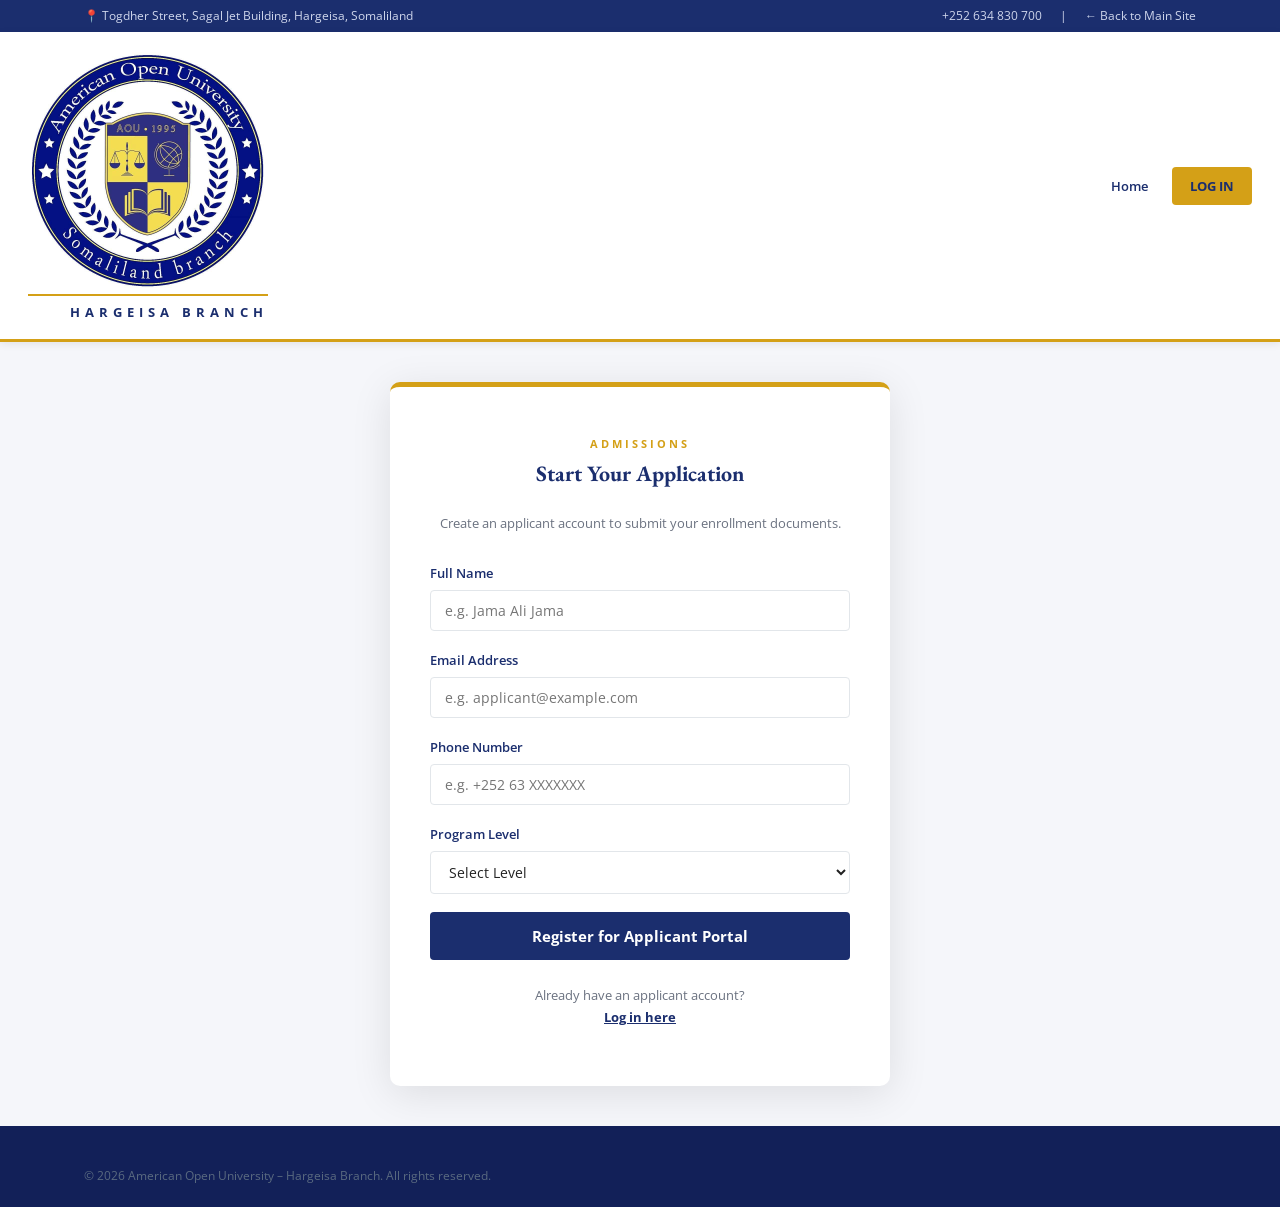
<file: apply.html>
<!DOCTYPE html>
<html lang="en">
<head>
  <meta charset="UTF-8">
  <meta name="viewport" content="width=device-width, initial-scale=1.0">
  <meta name="description" content="Apply for Admission – AOU Hargeisa Branch">
  <title>Apply for Admission | AOU Hargeisa Branch</title>
  <link rel="stylesheet" href="style.css">
  <style>
    .apply-success {
      display: none;
      background: #ecfdf5;
      color: #065f46;
      border: 1px solid #10b981;
      padding: 24px;
      border-radius: 8px;
      text-align: center;
      margin-top: 24px;
    }
    .apply-success h3 {
      color: #065f46;
      margin-bottom: 12px;
      font-size: 18px;
    }
  </style>
</head>
<body>

  <!-- TOP BAR -->
  <div class="top-bar">
    <div class="container">
      <span>📍 Togdher Street, Sagal Jet Building, Hargeisa, Somaliland</span>
      <div class="top-links">
        <a href="tel:+252634830700">+252 634 830 700</a>
        <span>|</span>
        <a href="index.html">← Back to Main Site</a>
      </div>
    </div>
  </div>

  <!-- HEADER -->
  <header>
    <div class="header-inner">
      <a href="index.html" class="site-logo">
        <img src="aou-logo.jpg" alt="American Open University Logo">
        <span class="branch-label">Hargeisa Branch</span>
      </a>
      <nav>
        <a href="index.html">Home</a>
        <a href="login.html" class="btn-login active">LOG IN</a>
      </nav>
      <button class="hamburger" id="hamburgerBtn" aria-label="Menu">
        <span></span><span></span><span></span>
      </button>
    </div>
  </header>

  <!-- APPLY BODY -->
  <div class="login-page-bg">
    <div class="login-card" style="max-width: 500px;">
      <p style="text-align:center;font-size:11px;font-weight:700;letter-spacing:3px;text-transform:uppercase;color:var(--aou-gold);margin-bottom:6px;">Admissions</p>
      <h2>Start Your Application</h2>
      <p style="text-align:center;font-size:13px;color:#6b7280;margin-bottom:28px;">Create an applicant account to submit your enrollment documents.</p>

      <form id="applyForm" novalidate>
        <div class="form-group">
          <label for="fullName">Full Name</label>
          <input type="text" id="fullName" class="form-control" placeholder="e.g. Jama Ali Jama" required>
        </div>

        <div class="form-group">
          <label for="emailAddr">Email Address</label>
          <input type="email" id="emailAddr" class="form-control" placeholder="e.g. applicant@example.com" required>
        </div>
        
        <div class="form-group">
          <label for="phoneNum">Phone Number</label>
          <input type="tel" id="phoneNum" class="form-control" placeholder="e.g. +252 63 XXXXXXX" required>
        </div>
        <div class="form-group">
          <label for="programLevel">Program Level</label>
          <select id="programLevel" class="form-control" required>
            <option value="">Select Level</option>
            <option value="Bachelor">Bachelor's Degree</option>
            <option value="Master">Master's Degree</option>
            <option value="PhD">Ph.D. Program</option>
          </select>
        </div>

        <button type="submit" class="btn btn-navy btn-full" id="applyBtn">Register for Applicant Portal</button>
      </form>

      <div class="apply-success" id="applySuccess">
        <h3>Registration Successful!</h3>
        <p style="font-size: 14px; margin-bottom: 12px; line-height: 1.6;">Your applicant credentials have been generated and sent to your email address. Please check your inbox (and spam folder) for your login details.</p>
        <p style="font-size: 13px; margin-top: 16px;">
          <a href="login.html" class="btn btn-gold btn-full">Proceed to Login</a>
        </p>
      </div>

      <p style="text-align:center;margin-top:24px;font-size:13px;color:#6b7280;margin-bottom:10px;">
        Already have an applicant account? <br>
        <a href="login.html" style="font-weight:700; color:var(--aou-navy); text-decoration:underline;">Log in here</a>
      </p>
    </div>
  </div>

  <!-- FOOTER -->
  <footer>
    <div class="container">
      <div class="footer-bottom" style="border-top:none;padding-top:0;">
        <p>&copy; 2026 American Open University – Hargeisa Branch. All rights reserved.</p>
      </div>
    </div>
  </footer>

  <script>
    document.getElementById('applyForm').addEventListener('submit', function(e) {
      e.preventDefault();
      
      const level = document.getElementById('programLevel').value;
      localStorage.setItem('aou_pending_applicant_level', level);
      
      document.getElementById('applyForm').style.display = 'none';
      document.getElementById('applySuccess').style.display = 'block';
    });
  </script>
  <script src="script.js"></script>
</body>
</html>
</file>
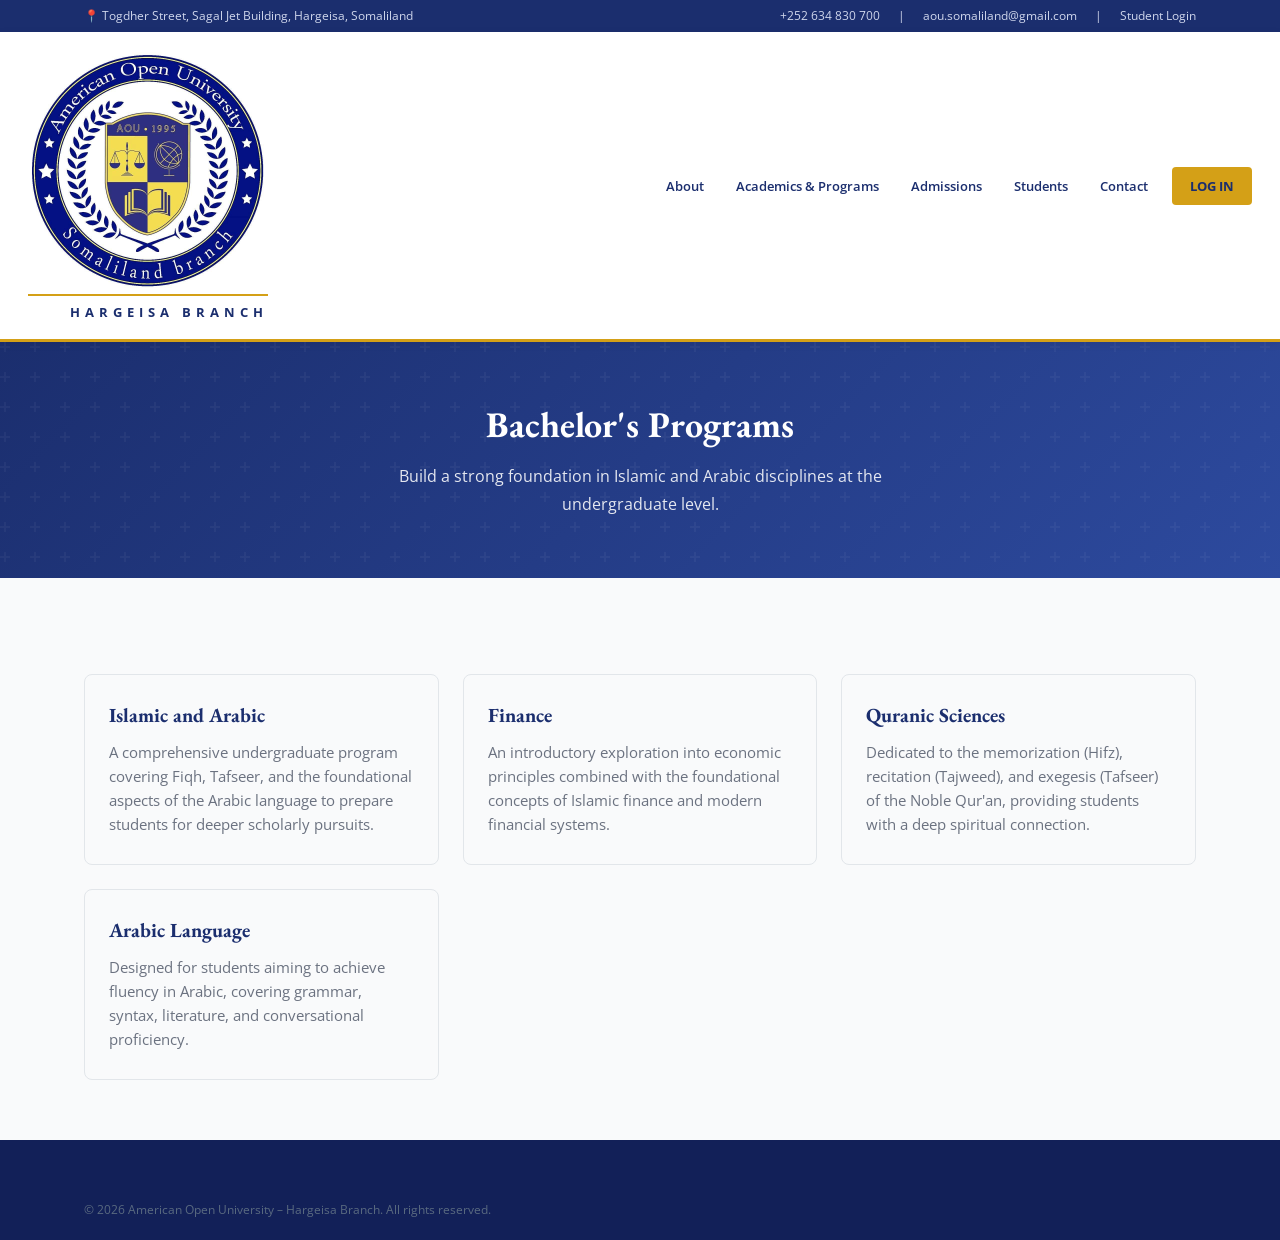
<file: bachelors.html>
<!DOCTYPE html>
<html lang="en">
<head>
  <meta charset="UTF-8">
  <meta name="viewport" content="width=device-width, initial-scale=1.0">
  <meta name="description" content="Bachelor's Programs at AOU Hargeisa Branch">
  <title>Bachelor's Programs | AOU Hargeisa</title>
  <link rel="stylesheet" href="style.css">
</head>
<body>

  <!-- TOP BAR -->
  <div class="top-bar">
    <div class="container">
      <span>📍 Togdher Street, Sagal Jet Building, Hargeisa, Somaliland</span>
      <div class="top-links">
        <a href="tel:+252634830700">+252 634 830 700</a>
        <span>|</span>
        <a href="mailto:aou.somaliland@gmail.com">aou.somaliland@gmail.com</a>
        <span>|</span>
        <a href="login.html">Student Login</a>
      </div>
    </div>
  </div>

  <!-- HEADER -->
  <header>
    <div class="header-inner">
      <a href="index.html" class="site-logo">
        <img src="aou-logo.jpg" alt="American Open University Logo">
        <span class="branch-label">Hargeisa Branch</span>
      </a>

      <nav>
        <div class="dropdown">
          <a href="index.html#about">About</a>
          <div class="dropdown-menu">
            <a href="index.html#about">AOU at a Glance</a>
            <a href="index.html#about">Our Mission &amp; Vision</a>
            <a href="https://aou.edu/index.php/privacy-policy-2/" target="_blank">Privacy Policy</a>
          </div>
        </div>
        <div class="dropdown">
          <a href="index.html#programs">Academics &amp; Programs</a>
          <div class="dropdown-menu">
            <a href="bachelors.html">Bachelor's Programs</a>
            <a href="masters.html">Master's Programs</a>
            <a href="phd.html">Ph.D. Programs</a>
          </div>
        </div>
        <a href="index.html#admissions">Admissions</a>
        <div class="dropdown">
          <a href="index.html#students">Students</a>
          <div class="dropdown-menu">
            <a href="dashboard.html">Student Dashboard</a>
            <a href="https://aou.edu/index.php/aou-mobile-app/" target="_blank">AOU Mobile App</a>
            <a href="https://aou.edu/index.php/student-handbook-and-policies/" target="_blank">Student Handbook</a>
            <a href="https://aou.edu/index.php/request-form/" target="_blank">Request Form</a>
          </div>
        </div>
        <a href="index.html#contact">Contact</a>
        <a href="login.html" class="btn-login">LOG IN</a>
      </nav>

      <button class="hamburger" id="hamburgerBtn" aria-label="Menu">
        <span></span><span></span><span></span>
      </button>
    </div>

    <!-- MOBILE NAV -->
    <div class="mobile-nav" id="mobileNav">
      <a href="index.html#about">About</a>
      <a href="index.html#programs">Academics &amp; Programs</a>
      <a href="bachelors.html" style="padding-left: 30px; font-size: 15px; font-weight: 500; color: #a1a1aa;">&bull; Bachelor's Programs</a>
      <a href="masters.html" style="padding-left: 30px; font-size: 15px; font-weight: 500; color: #a1a1aa;">&bull; Master's Programs</a>
      <a href="phd.html" style="padding-left: 30px; font-size: 15px; font-weight: 500; color: #a1a1aa;">&bull; Ph.D. Programs</a>
      <a href="index.html#admissions">Admissions</a>
      <a href="dashboard.html">Student Dashboard</a>
      <a href="index.html#contact">Contact</a>
      <a href="login.html" style="color: var(--aou-gold); font-weight: 700;">LOG IN</a>
    </div>
  </header>

  <!-- PAGE HEADER -->
  <section class="hero-banner" style="padding: 60px 0; min-height: auto;">
    <div class="container" style="text-align: center;">
      <h1 style="font-size: 36px; margin-bottom: 16px;">Bachelor's Programs</h1>
      <p style="max-width: 600px; margin: 0 auto;">Build a strong foundation in Islamic and Arabic disciplines at the undergraduate level.</p>
    </div>
  </section>

  <!-- CONTENT -->
  <section style="padding: 60px 0; background: #f9fafb;">
    <div class="container">
      <div class="programs-grid">
        
        <div class="program-card">
          <h3 style="color:var(--aou-navy); margin-bottom:12px; font-size:20px;">Islamic and Arabic</h3>
          <p style="color:#6b7280; font-size:15px; line-height:1.6;">A comprehensive undergraduate program covering Fiqh, Tafseer, and the foundational aspects of the Arabic language to prepare students for deeper scholarly pursuits.</p>
        </div>

        <div class="program-card">
          <h3 style="color:var(--aou-navy); margin-bottom:12px; font-size:20px;">Finance</h3>
          <p style="color:#6b7280; font-size:15px; line-height:1.6;">An introductory exploration into economic principles combined with the foundational concepts of Islamic finance and modern financial systems.</p>
        </div>

        <div class="program-card">
          <h3 style="color:var(--aou-navy); margin-bottom:12px; font-size:20px;">Quranic Sciences</h3>
          <p style="color:#6b7280; font-size:15px; line-height:1.6;">Dedicated to the memorization (Hifz), recitation (Tajweed), and exegesis (Tafseer) of the Noble Qur'an, providing students with a deep spiritual connection.</p>
        </div>

        <div class="program-card">
          <h3 style="color:var(--aou-navy); margin-bottom:12px; font-size:20px;">Arabic Language</h3>
          <p style="color:#6b7280; font-size:15px; line-height:1.6;">Designed for students aiming to achieve fluency in Arabic, covering grammar, syntax, literature, and conversational proficiency.</p>
        </div>

      </div>
    </div>
  </section>

  <!-- FOOTER -->
  <footer>
    <div class="container">
      <div class="footer-bottom">
        <p>&copy; 2026 American Open University – Hargeisa Branch. All rights reserved.</p>
      </div>
    </div>
  </footer>

  <script src="script.js"></script>
</body>
</html>
</file>
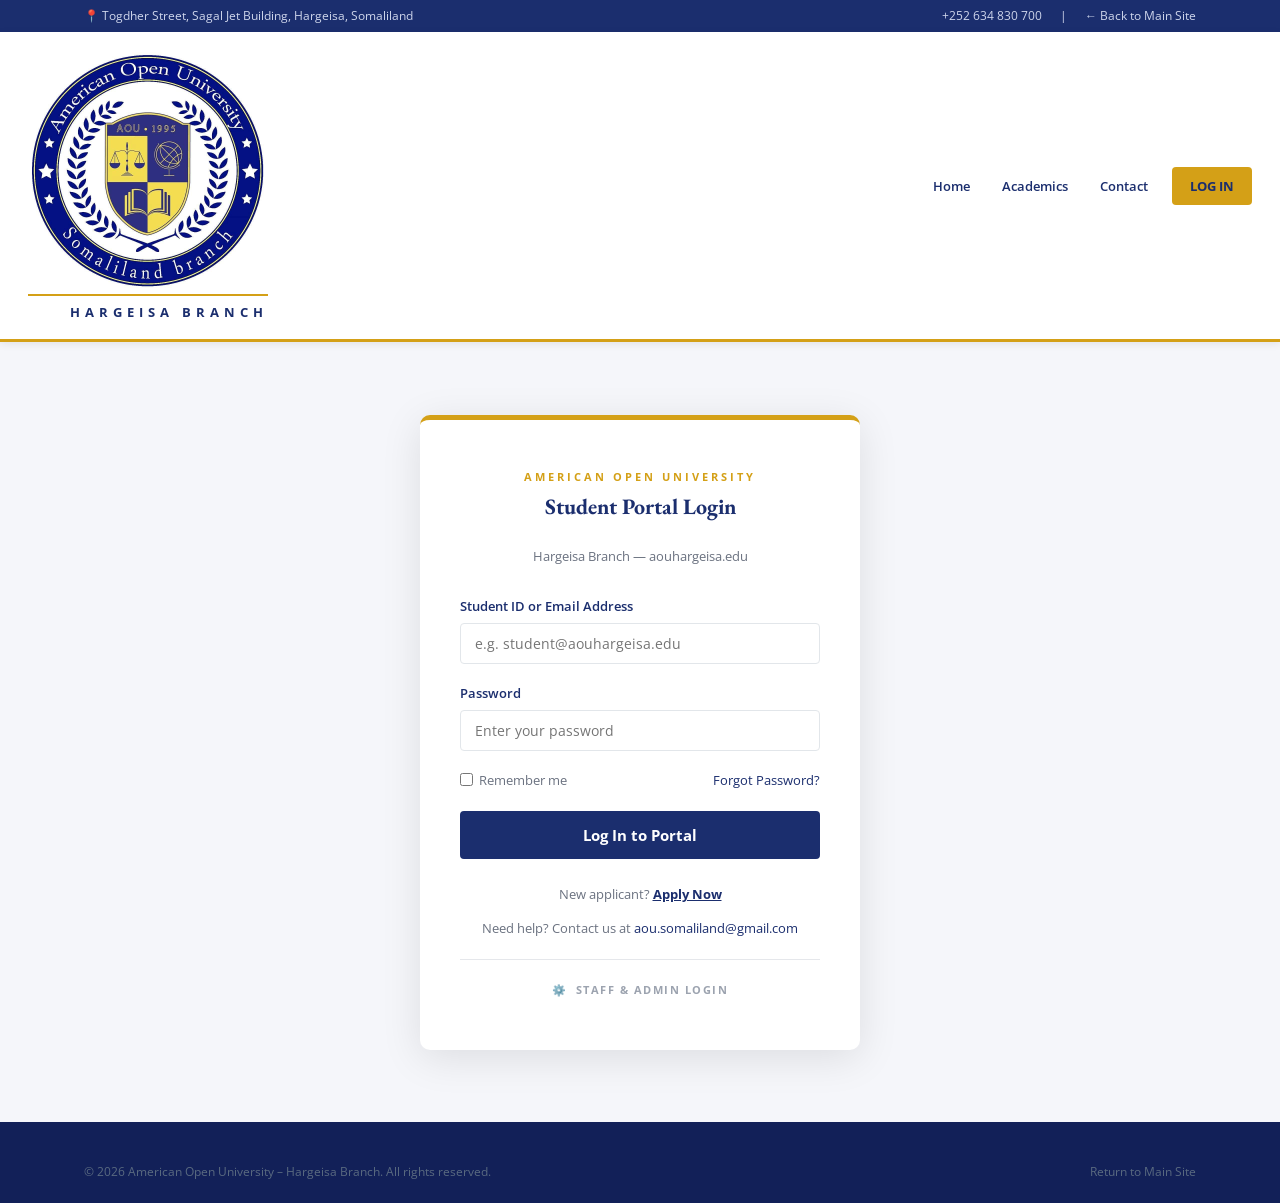
<file: dashboard.html>
<!DOCTYPE html>
<html lang="en">
<head>
  <meta charset="UTF-8">
  <meta name="viewport" content="width=device-width, initial-scale=1.0">
  <meta name="description" content="Student Dashboard – AOU Hargeisa Branch">
  <title>Student Dashboard | AOU Hargeisa Branch</title>
  <link rel="stylesheet" href="style.css">
  <!-- Auth guard to prevent FOUC -->
  <script>
    if (localStorage.getItem('aou_logged_in') !== 'true') {
      window.location.href = 'login.html';
    }
  </script>
</head>
<body>

  <!-- TOP BAR -->
  <div class="top-bar">
    <div class="container">
      <span>American Open University – Hargeisa Branch &nbsp;|&nbsp; Student Portal</span>
      <div class="top-links">
        <a href="index.html">Main Website</a>
        <span>|</span>
        <a href="#" id="logoutBtn">Logout</a>
      </div>
    </div>
  </div>

  <!-- HEADER -->
  <header>
    <div class="header-inner">
      <a href="index.html" class="site-logo">
        <img src="aou-logo.jpg"
             alt="American Open University Logo">
        <span class="branch-label">Hargeisa Branch</span>
      </a>
      <nav>
        <a href="dashboard.html" class="active">Dashboard</a>
        <a href="payment.html">Pay Tuition</a>
        <a href="index.html#programs">Programs</a>
        <a href="index.html#contact">Contact</a>
        <a href="#" id="logoutBtnNav" class="btn-login">Logout</a>
      </nav>
      <button class="hamburger" id="hamburgerBtn" aria-label="Menu">
        <span></span><span></span><span></span>
      </button>
    </div>
    <div class="mobile-nav" id="mobileNav">
      <a href="dashboard.html">Dashboard</a>
      <a href="payment.html">Pay Tuition</a>
      <a href="index.html">Main Site</a>
      <a href="#" id="logoutMobile">Logout</a>
    </div>
  </header>

  <!-- DASHBOARD HERO -->
  <div class="dashboard-hero">
    <div class="container">
      <h1>Welcome back, <span id="studentName">Student</span></h1>
      <p id="dashSubtitle">Loading your information...</p>
    </div>
  </div>

  <!-- MOTTO STRIP -->
  <div class="motto-strip">
    <div class="container">
      <p>Be on Time &nbsp;·&nbsp; Be Organized &nbsp;·&nbsp; Stay Focused</p>
    </div>
  </div>

  <!-- DASHBOARD BODY -->
  <div class="dashboard-body">
    <div class="container">
      <div class="dashboard-grid">

        <!-- Enrolled Courses -->
        <div class="dash-card">
          <div class="card-header">
            <h3>Current Courses</h3>
            <span class="badge">Fall 2026</span>
          </div>
          <div class="course-item"><div class="course-dot"></div><span>Islamic Jurisprudence (Fiqh)</span></div>
          <div class="course-item"><div class="course-dot"></div><span>Qur'anic Studies &amp; Tafseer</span></div>
          <div class="course-item"><div class="course-dot"></div><span>Arabic Literature &amp; Grammar</span></div>
          <div class="course-item"><div class="course-dot"></div><span>Prophetic Biography (Seerah)</span></div>
          <div class="course-item"><div class="course-dot"></div><span>Islamic Aqeedah (Theology)</span></div>
        </div>

        <!-- Academic Status -->
        <div class="dash-card">
          <div class="card-header">
            <h3>Academic Status</h3>
            <span class="badge" style="background:#dcfce7;color:#166534;">Good Standing</span>
          </div>
          <div class="stat-row"><span class="label">Cumulative GPA (CGPA)</span><span class="value" id="dashGPA">—</span></div>
          <div class="stat-row"><span class="label">Credits Earned</span><span class="value" id="dashCredits">—</span></div>
          <div class="stat-row"><span class="label">Semester Credits</span><span class="value">15</span></div>
          <div class="stat-row"><span class="label">Expected Graduation</span><span class="value">Spring 2028</span></div>
          <div class="stat-row"><span class="label">Academic Standing</span><span class="value" id="dashStatus" style="color:#166534;">—</span></div>
        </div>

        <!-- Financial Status -->
        <div class="dash-card">
          <div class="card-header">
            <h3>Financial Status</h3>
            <span class="badge" style="background:#fee2e2;color:#b91c1c;">Balance Due</span>
          </div>
          <p style="text-align:center;font-size:13px;color:#6b7280;margin-bottom:4px;">Current Balance</p>
          <div class="balance-amount" id="dashBalance">—</div>
          <p style="text-align:center;font-size:12px;color:#6b7280;margin-bottom:20px;">Fall Semester 2026 Tuition</p>
          <a href="payment.html" class="btn btn-navy btn-full" style="display:block;padding:12px;text-align:center;font-size:14px;">
            Pay Tuition Now →
          </a>
          <div class="stat-row" style="margin-top:16px;">
            <span class="label">Last Payment</span>
            <span class="value">Sept. 28, 2025</span>
          </div>
          <div class="stat-row">
            <span class="label">Payment Deadline</span>
            <span class="value" style="color:#dc2626;">Sept. 30, 2026</span>
          </div>
        </div>

        <!-- Announcements -->
        <div class="dash-card">
          <div class="card-header">
            <h3>Announcements</h3>
            <span class="badge" style="background:#eff6ff;color:#1d4ed8;">3 New</span>
          </div>
          <div style="padding:10px 0;border-bottom:1px solid var(--aou-border);">
            <p style="font-size:12px;color:var(--aou-gold);font-weight:700;margin-bottom:4px;">SEPT. 30 — Enrollment Deadline</p>
            <p style="font-size:13px;">Fall Semester enrollment deadline is approaching. Ensure your tuition is paid to secure your place.</p>
          </div>
          <div style="padding:10px 0;border-bottom:1px solid var(--aou-border);">
            <p style="font-size:12px;color:var(--aou-gold);font-weight:700;margin-bottom:4px;">GENERAL</p>
            <p style="font-size:13px;">Study sessions are conducted on-campus at both Hargeisa locations. Attendance is mandatory.</p>
          </div>
          <div style="padding:10px 0;">
            <p style="font-size:12px;color:var(--aou-gold);font-weight:700;margin-bottom:4px;">NEW PROGRAM</p>
            <p style="font-size:13px;">Bachelor in Islamic Psychology is now available. Contact admissions for transfer credit evaluation.</p>
          </div>
        </div>

      </div>
    </div>
  </div>

  <!-- FOOTER -->
  <footer>
    <div class="container">
      <div class="footer-bottom" style="border-top:none;padding-top:0;">
        <p>&copy; 2026 American Open University – Hargeisa Branch. All rights reserved.</p>
        <p><a href="index.html" style="color:#5a6a80;">Return to Main Site</a></p>
      </div>
    </div>
  </footer>

  <script src="script.js"></script>
  <script>
    // Auth guard moved to head

    // Populate student data from localStorage
    const sid      = localStorage.getItem('aou_student_id')      || '';
    const sname    = localStorage.getItem('aou_student_name')    || 'Student';
    const sprogram = localStorage.getItem('aou_student_program') || 'Islamic Studies';
    const sgpa     = localStorage.getItem('aou_student_gpa')     || '—';
    const scredits = localStorage.getItem('aou_student_credits') || '—';
    const sbalance = localStorage.getItem('aou_student_balance') || '—';
    const sstatus  = localStorage.getItem('aou_student_status')  || 'Good Standing';

    // First name only for greeting
    const firstName = sname.split(' ')[0];
    const nameEl = document.getElementById('studentName');
    if (nameEl) nameEl.textContent = firstName;

    const subtitleEl = document.getElementById('dashSubtitle');
    if (subtitleEl) subtitleEl.textContent = sprogram + '  ·  Fall Semester 2026  ·  ' + sid + '  ·  AOU Hargeisa Branch';

    const gpaEl = document.getElementById('dashGPA');
    if (gpaEl) gpaEl.textContent = sgpa + ' / 4.0';

    const creditsEl = document.getElementById('dashCredits');
    if (creditsEl) creditsEl.textContent = scredits + ' / 120';

    const balanceEl = document.getElementById('dashBalance');
    if (balanceEl) balanceEl.textContent = sbalance === '$0' ? '$0.00 — Paid' : sbalance;

    const statusEl = document.getElementById('dashStatus');
    if (statusEl) {
      statusEl.textContent = sstatus;
      statusEl.style.color = sstatus === 'Good Standing' ? '#166534'
                           : sstatus === 'Academic Probation' ? '#854d0e'
                           : '#b91c1c';
    }

    // Logout handlers
    ['logoutBtn','logoutBtnNav','logoutMobile'].forEach(id => {
      const el = document.getElementById(id);
      if (el) el.addEventListener('click', e => {
        e.preventDefault();
        ['aou_logged_in','aou_student_id','aou_student_name','aou_student_program',
         'aou_student_gpa','aou_student_credits','aou_student_balance','aou_student_status']
          .forEach(k => localStorage.removeItem(k));
        window.location.href = 'login.html';
      });
    });
  </script>
</body>
</html>
</file>
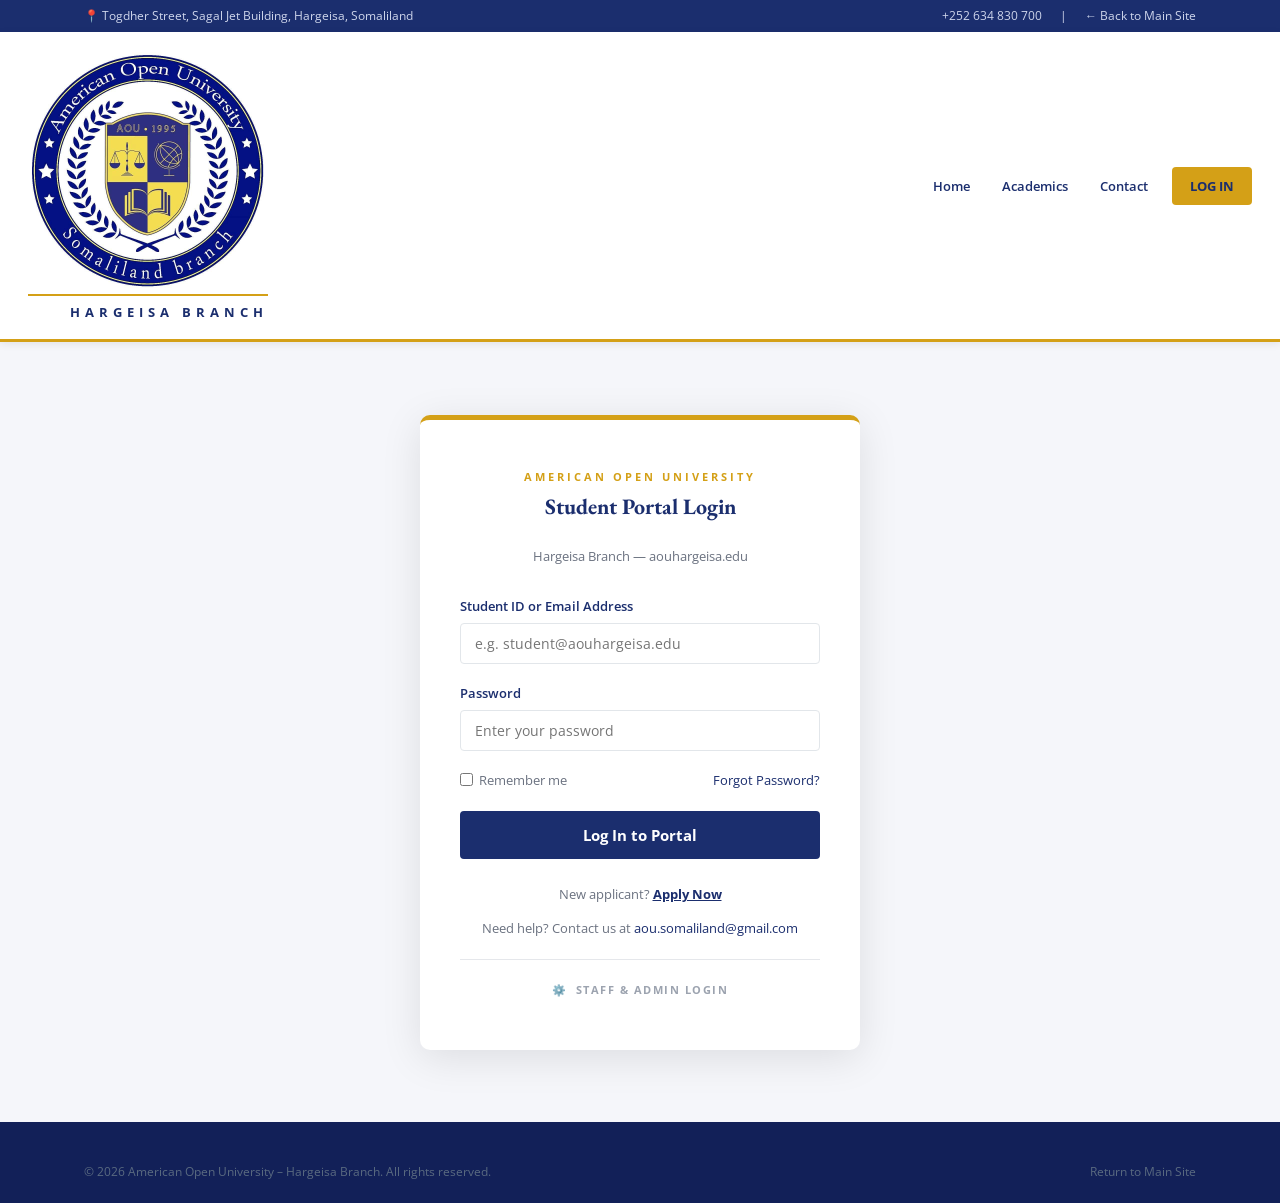
<file: login.html>
<!DOCTYPE html>
<html lang="en">
<head>
  <meta charset="UTF-8">
  <meta name="viewport" content="width=device-width, initial-scale=1.0">
  <meta name="description" content="Student Login Portal – AOU Hargeisa Branch">
  <title>Student Login | AOU Hargeisa Branch</title>
  <link rel="stylesheet" href="style.css">
</head>
<body>

  <!-- TOP BAR -->
  <div class="top-bar">
    <div class="container">
      <span>📍 Togdher Street, Sagal Jet Building, Hargeisa, Somaliland</span>
      <div class="top-links">
        <a href="tel:+252634830700">+252 634 830 700</a>
        <span>|</span>
        <a href="index.html">← Back to Main Site</a>
      </div>
    </div>
  </div>

  <!-- HEADER -->
  <header>
    <div class="header-inner">
      <a href="index.html" class="site-logo">
        <img src="aou-logo.jpg"
             alt="American Open University Logo">
        <span class="branch-label">Hargeisa Branch</span>
      </a>
      <nav>
        <a href="index.html">Home</a>
        <a href="index.html#programs">Academics</a>
        <a href="index.html#contact">Contact</a>
        <a href="login.html" class="btn-login active">LOG IN</a>
      </nav>
      <button class="hamburger" id="hamburgerBtn" aria-label="Menu">
        <span></span><span></span><span></span>
      </button>
    </div>
    <div class="mobile-nav" id="mobileNav">
      <a href="index.html">Home</a>
      <a href="index.html#programs">Academics</a>
      <a href="index.html#contact">Contact</a>
    </div>
  </header>

  <!-- LOGIN BODY -->
  <div class="login-page-bg">
    <div class="login-card">
      <p style="text-align:center;font-size:11px;font-weight:700;letter-spacing:3px;text-transform:uppercase;color:var(--aou-gold);margin-bottom:6px;">American Open University</p>
      <h2>Student Portal Login</h2>
      <p style="text-align:center;font-size:13px;color:#6b7280;margin-bottom:28px;">Hargeisa Branch — aouhargeisa.edu</p>

      <form id="loginForm" novalidate>
        <div class="form-group">
          <label for="studentId">Student ID or Email Address</label>
          <input type="text" id="studentId" name="studentId" class="form-control"
                 placeholder="e.g. student@aouhargeisa.edu" required autocomplete="username">
        </div>

        <div class="form-group">
          <label for="password">Password</label>
          <input type="password" id="password" name="password" class="form-control"
                 placeholder="Enter your password" required autocomplete="current-password">
        </div>

        <div class="form-row">
          <label>
            <input type="checkbox" id="rememberMe"> Remember me
          </label>
          <a href="#">Forgot Password?</a>
        </div>

        <button type="submit" class="btn btn-navy btn-full" id="loginBtn">Log In to Portal</button>

        <div class="error-msg" id="loginError">
          Invalid Student ID or password. Please try again.
        </div>
      </form>

      <p style="text-align:center;margin-top:24px;font-size:13px;color:#6b7280;margin-bottom:12px;">
        New applicant? <a href="apply.html" style="font-weight:700; color:var(--aou-navy); text-decoration:underline;">Apply Now</a>
      </p>

      <p style="text-align:center;font-size:13px;color:#6b7280;margin-bottom:20px;">
        Need help? Contact us at
        <a href="mailto:aou.somaliland@gmail.com">aou.somaliland@gmail.com</a>
      </p>

      <div style="text-align:center; border-top: 1px solid #e5e7eb; padding-top: 16px;">
        <a href="admin-login.html" style="font-size:11px; font-weight:700; text-transform:uppercase; letter-spacing:1.5px; color:#9ca3af; text-decoration:none; transition: color 0.2s;">
          <span style="margin-right:4px;">⚙️</span> Staff &amp; Admin Login
        </a>
      </div>
    </div>
  </div>

  <!-- FOOTER -->
  <footer>
    <div class="container">
      <div class="footer-bottom" style="border-top:none;padding-top:0;">
        <p>&copy; 2026 American Open University – Hargeisa Branch. All rights reserved.</p>
        <p><a href="index.html" style="color:#5a6a80;">Return to Main Site</a></p>
      </div>
    </div>
  </footer>

  <script src="script.js"></script>
</body>
</html>
</file>
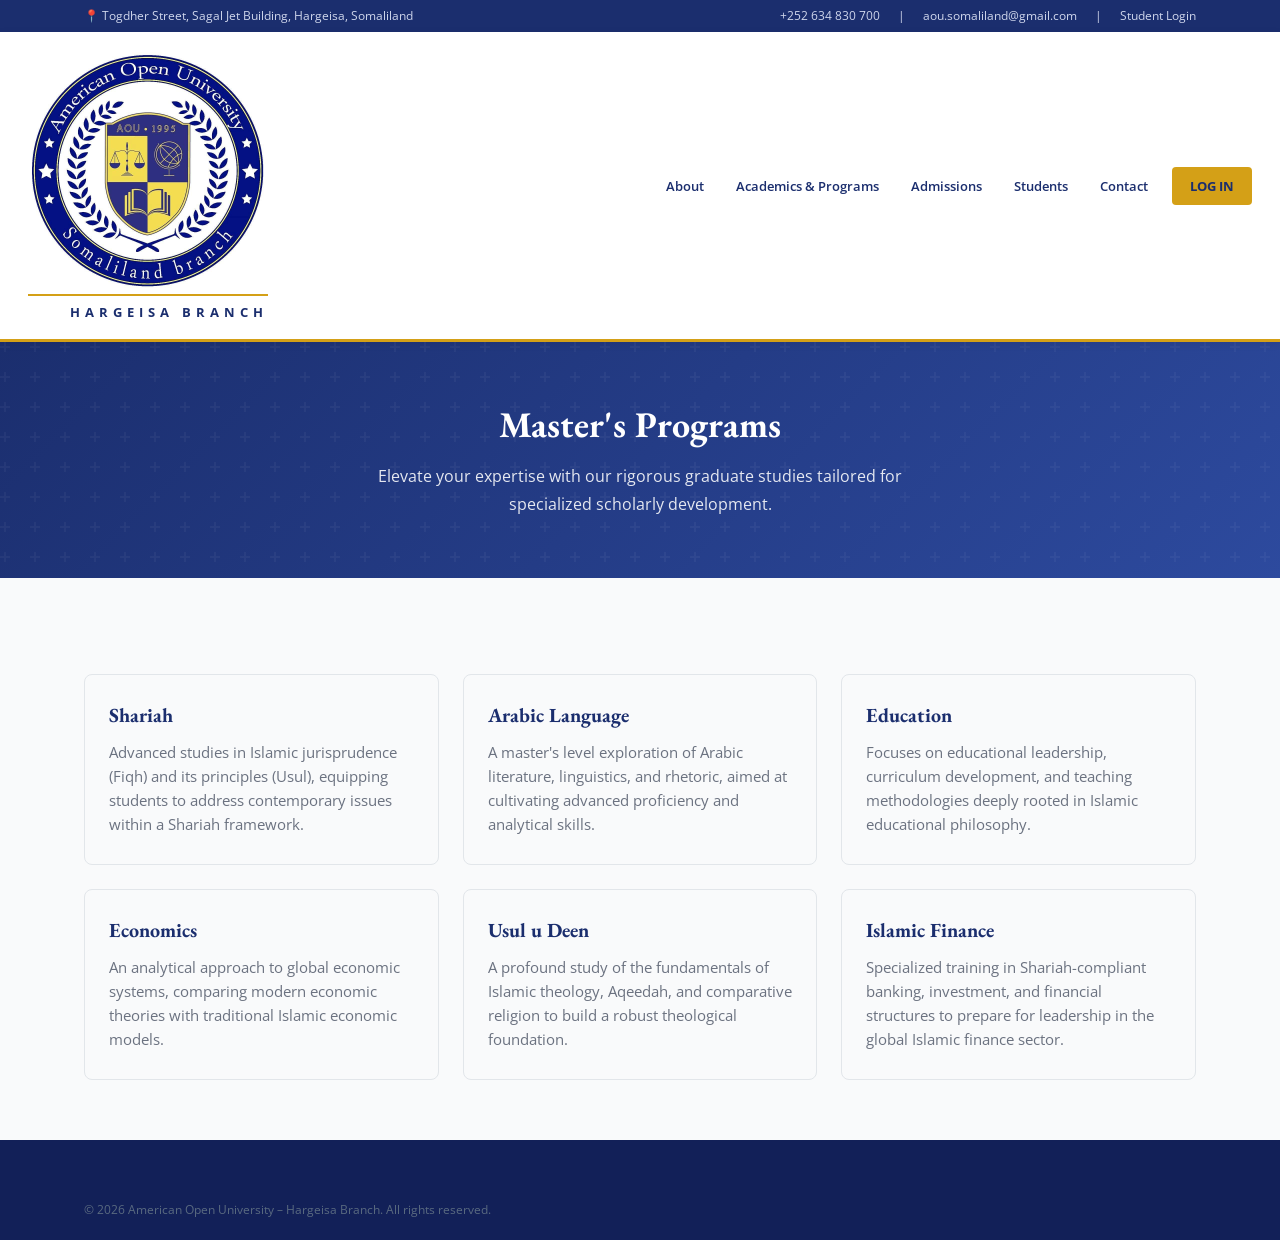
<file: masters.html>
<!DOCTYPE html>
<html lang="en">
<head>
  <meta charset="UTF-8">
  <meta name="viewport" content="width=device-width, initial-scale=1.0">
  <meta name="description" content="Master's Programs at AOU Hargeisa Branch">
  <title>Master's Programs | AOU Hargeisa</title>
  <link rel="stylesheet" href="style.css">
</head>
<body>

  <!-- TOP BAR -->
  <div class="top-bar">
    <div class="container">
      <span>📍 Togdher Street, Sagal Jet Building, Hargeisa, Somaliland</span>
      <div class="top-links">
        <a href="tel:+252634830700">+252 634 830 700</a>
        <span>|</span>
        <a href="mailto:aou.somaliland@gmail.com">aou.somaliland@gmail.com</a>
        <span>|</span>
        <a href="login.html">Student Login</a>
      </div>
    </div>
  </div>

  <!-- HEADER -->
  <header>
    <div class="header-inner">
      <a href="index.html" class="site-logo">
        <img src="aou-logo.jpg" alt="American Open University Logo">
        <span class="branch-label">Hargeisa Branch</span>
      </a>

      <nav>
        <div class="dropdown">
          <a href="index.html#about">About</a>
          <div class="dropdown-menu">
            <a href="index.html#about">AOU at a Glance</a>
            <a href="index.html#about">Our Mission &amp; Vision</a>
            <a href="https://aou.edu/index.php/privacy-policy-2/" target="_blank">Privacy Policy</a>
          </div>
        </div>
        <div class="dropdown">
          <a href="index.html#programs">Academics &amp; Programs</a>
          <div class="dropdown-menu">
            <a href="bachelors.html">Bachelor's Programs</a>
            <a href="masters.html">Master's Programs</a>
            <a href="phd.html">Ph.D. Programs</a>
          </div>
        </div>
        <a href="index.html#admissions">Admissions</a>
        <div class="dropdown">
          <a href="index.html#students">Students</a>
          <div class="dropdown-menu">
            <a href="dashboard.html">Student Dashboard</a>
            <a href="https://aou.edu/index.php/aou-mobile-app/" target="_blank">AOU Mobile App</a>
            <a href="https://aou.edu/index.php/student-handbook-and-policies/" target="_blank">Student Handbook</a>
            <a href="https://aou.edu/index.php/request-form/" target="_blank">Request Form</a>
          </div>
        </div>
        <a href="index.html#contact">Contact</a>
        <a href="login.html" class="btn-login">LOG IN</a>
      </nav>

      <button class="hamburger" id="hamburgerBtn" aria-label="Menu">
        <span></span><span></span><span></span>
      </button>
    </div>

    <!-- MOBILE NAV -->
    <div class="mobile-nav" id="mobileNav">
      <a href="index.html#about">About</a>
      <a href="index.html#programs">Academics &amp; Programs</a>
      <a href="bachelors.html" style="padding-left: 30px; font-size: 15px; font-weight: 500; color: #a1a1aa;">&bull; Bachelor's Programs</a>
      <a href="masters.html" style="padding-left: 30px; font-size: 15px; font-weight: 500; color: #a1a1aa;">&bull; Master's Programs</a>
      <a href="phd.html" style="padding-left: 30px; font-size: 15px; font-weight: 500; color: #a1a1aa;">&bull; Ph.D. Programs</a>
      <a href="index.html#admissions">Admissions</a>
      <a href="dashboard.html">Student Dashboard</a>
      <a href="index.html#contact">Contact</a>
      <a href="login.html" style="color: var(--aou-gold); font-weight: 700;">LOG IN</a>
    </div>
  </header>

  <!-- PAGE HEADER -->
  <section class="hero-banner" style="padding: 60px 0; min-height: auto;">
    <div class="container" style="text-align: center;">
      <h1 style="font-size: 36px; margin-bottom: 16px;">Master's Programs</h1>
      <p style="max-width: 600px; margin: 0 auto;">Elevate your expertise with our rigorous graduate studies tailored for specialized scholarly development.</p>
    </div>
  </section>

  <!-- CONTENT -->
  <section style="padding: 60px 0; background: #f9fafb;">
    <div class="container">
      <div class="programs-grid">
        
        <div class="program-card">
          <h3 style="color:var(--aou-navy); margin-bottom:12px; font-size:20px;">Shariah</h3>
          <p style="color:#6b7280; font-size:15px; line-height:1.6;">Advanced studies in Islamic jurisprudence (Fiqh) and its principles (Usul), equipping students to address contemporary issues within a Shariah framework.</p>
        </div>

        <div class="program-card">
          <h3 style="color:var(--aou-navy); margin-bottom:12px; font-size:20px;">Arabic Language</h3>
          <p style="color:#6b7280; font-size:15px; line-height:1.6;">A master's level exploration of Arabic literature, linguistics, and rhetoric, aimed at cultivating advanced proficiency and analytical skills.</p>
        </div>

        <div class="program-card">
          <h3 style="color:var(--aou-navy); margin-bottom:12px; font-size:20px;">Education</h3>
          <p style="color:#6b7280; font-size:15px; line-height:1.6;">Focuses on educational leadership, curriculum development, and teaching methodologies deeply rooted in Islamic educational philosophy.</p>
        </div>

        <div class="program-card">
          <h3 style="color:var(--aou-navy); margin-bottom:12px; font-size:20px;">Economics</h3>
          <p style="color:#6b7280; font-size:15px; line-height:1.6;">An analytical approach to global economic systems, comparing modern economic theories with traditional Islamic economic models.</p>
        </div>

        <div class="program-card">
          <h3 style="color:var(--aou-navy); margin-bottom:12px; font-size:20px;">Usul u Deen</h3>
          <p style="color:#6b7280; font-size:15px; line-height:1.6;">A profound study of the fundamentals of Islamic theology, Aqeedah, and comparative religion to build a robust theological foundation.</p>
        </div>

        <div class="program-card">
          <h3 style="color:var(--aou-navy); margin-bottom:12px; font-size:20px;">Islamic Finance</h3>
          <p style="color:#6b7280; font-size:15px; line-height:1.6;">Specialized training in Shariah-compliant banking, investment, and financial structures to prepare for leadership in the global Islamic finance sector.</p>
        </div>

      </div>
    </div>
  </section>

  <!-- FOOTER -->
  <footer>
    <div class="container">
      <div class="footer-bottom">
        <p>&copy; 2026 American Open University – Hargeisa Branch. All rights reserved.</p>
      </div>
    </div>
  </footer>

  <script src="script.js"></script>
</body>
</html>
</file>
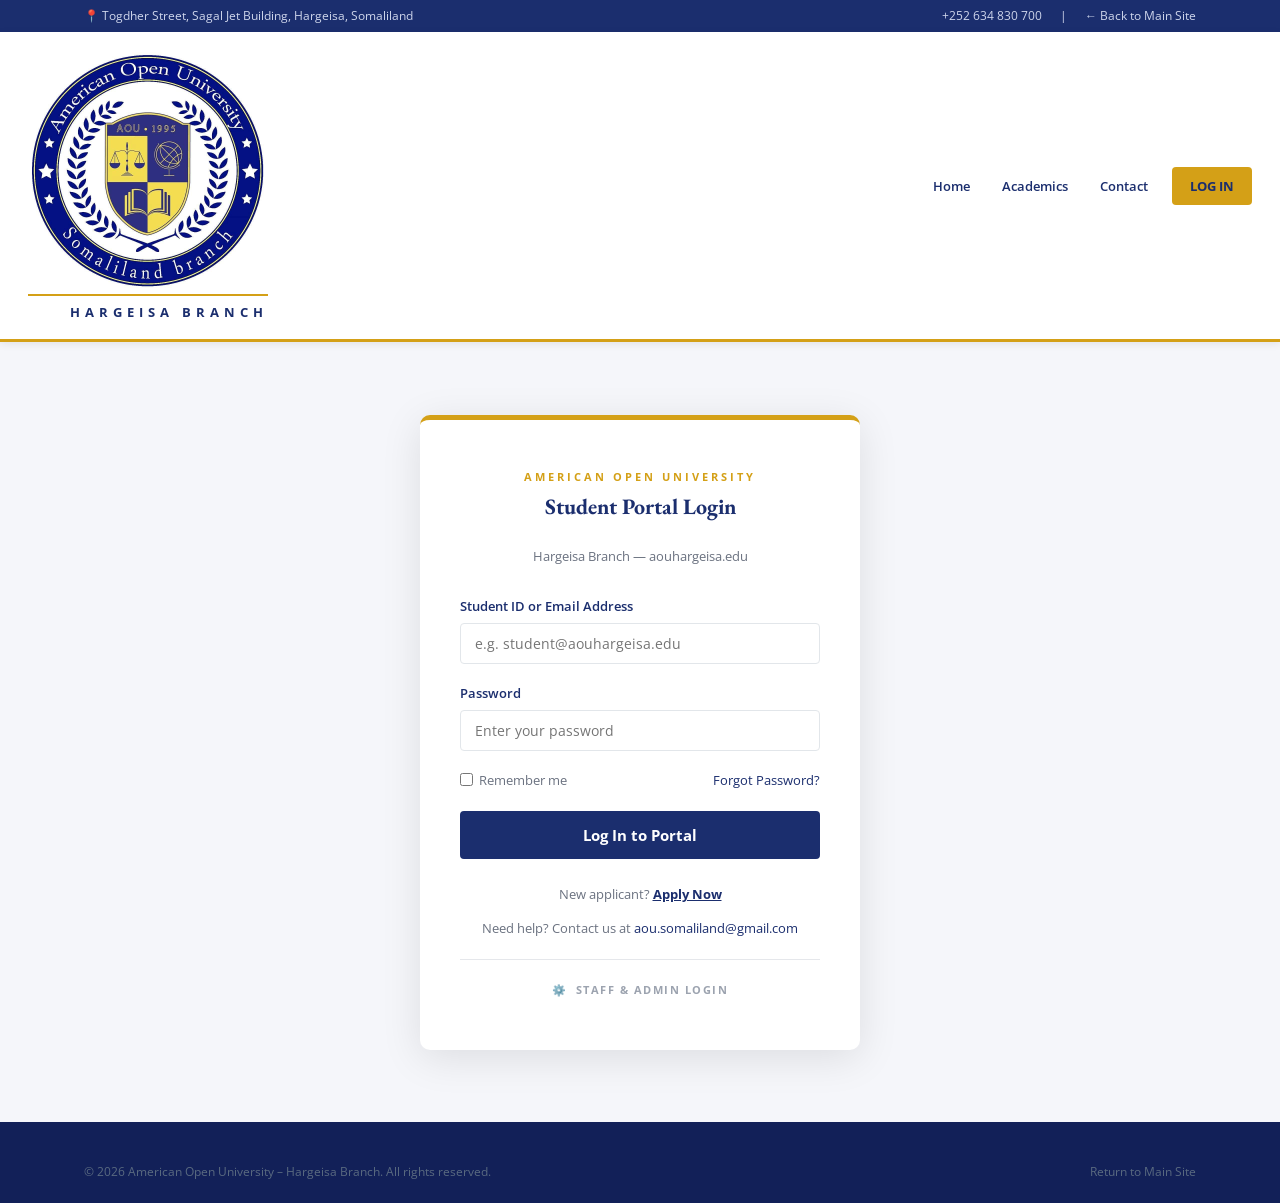
<file: payment.html>
<!DOCTYPE html>
<html lang="en">
<head>
  <meta charset="UTF-8">
  <meta name="viewport" content="width=device-width, initial-scale=1.0">
  <meta name="description" content="Tuition Payment – AOU Hargeisa Branch">
  <title>Tuition Payment | AOU Hargeisa Branch</title>
  <link rel="stylesheet" href="style.css">
  <!-- PayPal Sandbox SDK (replace sb with your live Client ID for production) -->
  <script src="https://www.paypal.com/sdk/js?client-id=sb&currency=USD" defer></script>
  <!-- Auth guard to prevent FOUC -->
  <script>
    if (localStorage.getItem('aou_logged_in') !== 'true') {
      window.location.href = 'login.html';
    }
  </script>
</head>
<body>

  <!-- TOP BAR -->
  <div class="top-bar">
    <div class="container">
      <span>American Open University – Hargeisa Branch &nbsp;|&nbsp; Tuition Payment</span>
      <div class="top-links">
        <a href="dashboard.html">← Dashboard</a>
        <span>|</span>
        <a href="index.html">Main Website</a>
      </div>
    </div>
  </div>

  <!-- HEADER -->
  <header>
    <div class="header-inner">
      <a href="index.html" class="site-logo">
        <img src="aou-logo.jpg"
             alt="American Open University Logo">
        <span class="branch-label">Hargeisa Branch</span>
      </a>
      <nav>
        <a href="dashboard.html">Dashboard</a>
        <a href="payment.html" class="active">Pay Tuition</a>
        <a href="index.html#contact">Contact</a>
        <a href="#" id="logoutBtnNav" class="btn-login">Logout</a>
      </nav>
      <button class="hamburger" id="hamburgerBtn" aria-label="Menu">
        <span></span><span></span><span></span>
      </button>
    </div>
    <div class="mobile-nav" id="mobileNav">
      <a href="dashboard.html">Dashboard</a>
      <a href="payment.html">Pay Tuition</a>
      <a href="index.html">Main Site</a>
      <a href="#" id="logoutMobile">Logout</a>
    </div>
  </header>

  <!-- PAYMENT BODY -->
  <div class="payment-page-bg">
    <div class="payment-card">

      <h2>Tuition Payment</h2>
      <p style="text-align:center;color:#6b7280;font-size:14px;margin-bottom:0;">AOU Hargeisa Branch – Student Portal</p>

      <div class="payment-amount-block">
        <p>Amount Due</p>
        <div class="amount" id="tuitionAmountDisplay">$0.00</div>
        <div class="semester-label">Fall Semester 2026 &nbsp;·&nbsp; Deadline: Sept. 30, 2026</div>
      </div>

      <h3 style="font-size:17px;margin-bottom:6px;color:var(--aou-navy);">Select Payment Method</h3>
      <p style="font-size:13px;color:#6b7280;margin-bottom:0;">Choose how you'd like to pay your tuition.</p>

      <div class="payment-method-tabs">
        <button class="payment-tab active" id="tabPaypal" onclick="switchTab('paypal')">
          💳 PayPal / Credit Card
        </button>
        <button class="payment-tab" id="tabDahabshiil" onclick="switchTab('dahabshiil')">
          🏦 Dahabshiil Transfer
        </button>
      </div>

      <!-- PAYPAL PANEL -->
      <div class="payment-panel active" id="panelPaypal">
        <p style="font-size:13px;color:#6b7280;margin-bottom:16px;text-align:center;">
          Pay securely using your PayPal account or any major credit/debit card.
        </p>
        <div id="paypal-button-container"></div>
        <p style="font-size:11px;color:#9ca3af;text-align:center;margin-top:12px;">
          🔒 Your payment is processed securely by PayPal. AOU never stores your card information.
        </p>
      </div>

      <!-- DAHABSHIIL PANEL -->
      <div class="payment-panel" id="panelDahabshiil">
        <div style="background:#f0f9ff;border:1px solid #bae6fd;border-radius:6px;padding:16px;margin-bottom:20px;font-size:13px;color:#0c4a6e;">
          <strong>Transfer Instructions:</strong><br>
          Please send <strong id="dahabshiilAmountDisplay">$0.00 USD</strong> to the AOU Hargeisa Branch Dahabshiil account:<br><br>
          <strong>Account Name:</strong> American Open University – Hargeisa<br>
          <strong>Account Number:</strong> HARG-12345<br>
          <strong>Reference:</strong> Your Student ID<br><br>
          After transferring, submit the confirmation below.
        </div>

        <form id="dahabshiilForm" novalidate>
          <div class="form-group">
            <label for="transactionId">Dahabshiil Transaction ID / Receipt Number</label>
            <input type="text" id="transactionId" class="form-control"
                   placeholder="e.g. TR-987654321" required>
          </div>
          <div class="form-group">
            <label for="senderPhone">Sender Phone Number</label>
            <input type="tel" id="senderPhone" class="form-control"
                   placeholder="+252 6XX XXX XXX" required>
          </div>
          <div class="form-group">
            <label for="senderEmail">Your Email Address (for confirmation)</label>
            <input type="email" id="senderEmail" class="form-control"
                   placeholder="student@example.com" required>
          </div>
          <div class="form-group">
            <label for="paymentNotes">Additional Notes (optional)</label>
            <input type="text" id="paymentNotes" class="form-control"
                   placeholder="e.g. Fall 2026 tuition – Student ID: AOU-1234">
          </div>
          <button type="submit" class="btn btn-navy btn-full" style="display:block;text-align:center;padding:13px;">
            Submit Confirmation
          </button>
        </form>

        <div class="success-msg" id="dahabshiilSuccess">
          ✅ Your Dahabshiil payment confirmation has been submitted! We will verify your transaction within 24 hours and send a confirmation to your email.
        </div>

        <p style="font-size:11px;color:#9ca3af;text-align:center;margin-top:12px;">
          For questions, contact us at <a href="mailto:aou.somaliland@gmail.com">aou.somaliland@gmail.com</a>
        </p>
      </div>

    </div>
  </div>

  <!-- FOOTER -->
  <footer>
    <div class="container">
      <div class="footer-bottom" style="border-top:none;padding-top:0;">
        <p>&copy; 2026 American Open University – Hargeisa Branch. All rights reserved.</p>
        <p><a href="dashboard.html" style="color:#5a6a80;">← Back to Dashboard</a></p>
      </div>
    </div>
  </footer>

  <script src="script.js"></script>
  <script>
    // Auth guard moved to head

    // Logout
    ['logoutBtnNav','logoutMobile'].forEach(id => {
      const el = document.getElementById(id);
      if (el) el.addEventListener('click', e => {
        e.preventDefault();
        localStorage.removeItem('aou_logged_in');
        localStorage.removeItem('aou_student_name');
        window.location.href = 'login.html';
      });
    });

    // Tab switching
    function switchTab(tab) {
      document.getElementById('tabPaypal').classList.toggle('active', tab === 'paypal');
      document.getElementById('tabDahabshiil').classList.toggle('active', tab === 'dahabshiil');
      document.getElementById('panelPaypal').classList.toggle('active', tab === 'paypal');
      document.getElementById('panelDahabshiil').classList.toggle('active', tab === 'dahabshiil');
    }

    // Dynamic Tuition Calculation
    const level = localStorage.getItem('aou_student_level') || 'Bachelor';
    let tuitionAmount = 130;
    if (level === 'Master') tuitionAmount = 260;
    if (level === 'PhD') tuitionAmount = 500;
    
    document.getElementById('tuitionAmountDisplay').textContent = '$' + tuitionAmount.toFixed(2);
    document.getElementById('dahabshiilAmountDisplay').textContent = '$' + tuitionAmount.toFixed(2) + ' USD';

    // PayPal Button
    window.addEventListener('load', () => {
      if (window.paypal) {
        paypal.Buttons({
          style: {
            layout: 'vertical',
            color: 'blue',
            shape: 'rect',
            label: 'pay'
          },
          createOrder: (data, actions) => {
            return actions.order.create({
              purchase_units: [{
                amount: { value: tuitionAmount.toFixed(2) },
                description: 'AOU Hargeisa Branch – Fall Semester 2026 Tuition'
              }]
            });
          },
          onApprove: (data, actions) => {
            return actions.order.capture().then(details => {
              alert('Payment successful! Reference: ' + details.id + '\n\nThank you, ' + details.payer.name.given_name + '. Your receipt will be emailed to you.');
              window.location.href = 'dashboard.html';
            });
          },
          onError: (err) => {
            alert('An error occurred during payment. Please try again or contact aou.somaliland@gmail.com');
          }
        }).render('#paypal-button-container');
      }
    });

    // Dahabshiil form
    document.getElementById('dahabshiilForm').addEventListener('submit', function(e) {
      e.preventDefault();
      const txId = document.getElementById('transactionId').value.trim();
      const email = document.getElementById('senderEmail').value.trim();
      if (!txId || !email) {
        alert('Please fill in the Transaction ID and Email Address.');
        return;
      }
      this.style.display = 'none';
      document.getElementById('dahabshiilSuccess').style.display = 'block';
      setTimeout(() => { window.location.href = 'dashboard.html'; }, 4000);
    });
  </script>
</body>
</html>
</file>
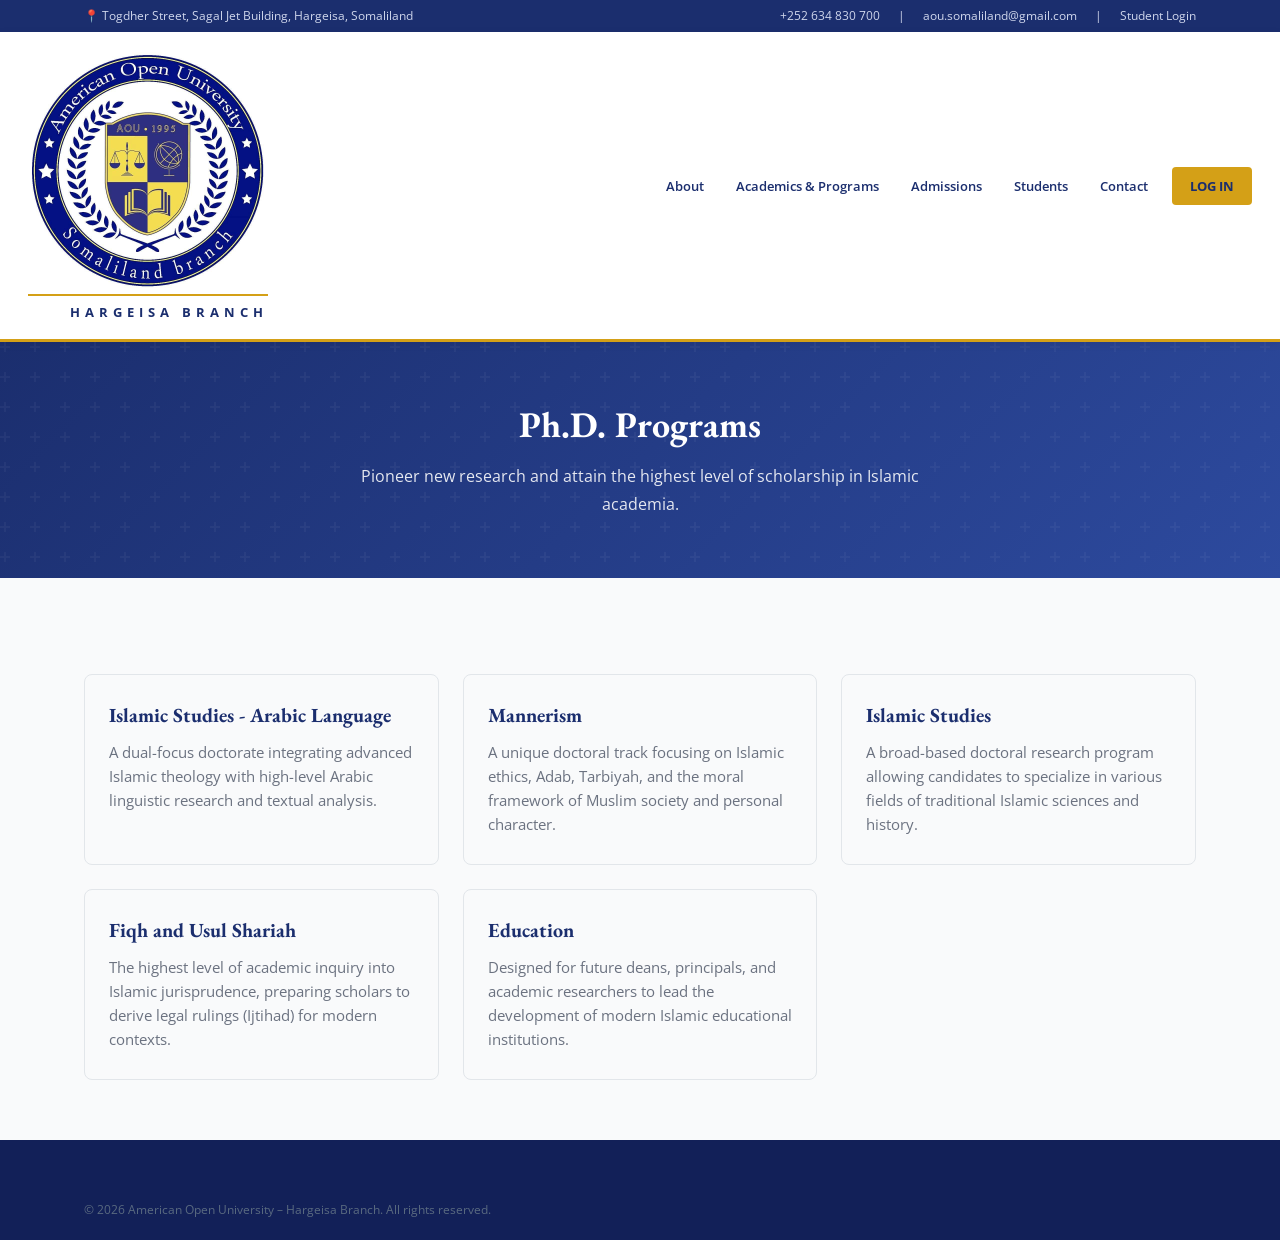
<file: phd.html>
<!DOCTYPE html>
<html lang="en">
<head>
  <meta charset="UTF-8">
  <meta name="viewport" content="width=device-width, initial-scale=1.0">
  <meta name="description" content="Ph.D. Programs at AOU Hargeisa Branch">
  <title>Ph.D. Programs | AOU Hargeisa</title>
  <link rel="stylesheet" href="style.css">
</head>
<body>

  <!-- TOP BAR -->
  <div class="top-bar">
    <div class="container">
      <span>📍 Togdher Street, Sagal Jet Building, Hargeisa, Somaliland</span>
      <div class="top-links">
        <a href="tel:+252634830700">+252 634 830 700</a>
        <span>|</span>
        <a href="mailto:aou.somaliland@gmail.com">aou.somaliland@gmail.com</a>
        <span>|</span>
        <a href="login.html">Student Login</a>
      </div>
    </div>
  </div>

  <!-- HEADER -->
  <header>
    <div class="header-inner">
      <a href="index.html" class="site-logo">
        <img src="aou-logo.jpg" alt="American Open University Logo">
        <span class="branch-label">Hargeisa Branch</span>
      </a>

      <nav>
        <div class="dropdown">
          <a href="index.html#about">About</a>
          <div class="dropdown-menu">
            <a href="index.html#about">AOU at a Glance</a>
            <a href="index.html#about">Our Mission &amp; Vision</a>
            <a href="https://aou.edu/index.php/privacy-policy-2/" target="_blank">Privacy Policy</a>
          </div>
        </div>
        <div class="dropdown">
          <a href="index.html#programs">Academics &amp; Programs</a>
          <div class="dropdown-menu">
            <a href="bachelors.html">Bachelor's Programs</a>
            <a href="masters.html">Master's Programs</a>
            <a href="phd.html">Ph.D. Programs</a>
          </div>
        </div>
        <a href="index.html#admissions">Admissions</a>
        <div class="dropdown">
          <a href="index.html#students">Students</a>
          <div class="dropdown-menu">
            <a href="dashboard.html">Student Dashboard</a>
            <a href="https://aou.edu/index.php/aou-mobile-app/" target="_blank">AOU Mobile App</a>
            <a href="https://aou.edu/index.php/student-handbook-and-policies/" target="_blank">Student Handbook</a>
            <a href="https://aou.edu/index.php/request-form/" target="_blank">Request Form</a>
          </div>
        </div>
        <a href="index.html#contact">Contact</a>
        <a href="login.html" class="btn-login">LOG IN</a>
      </nav>

      <button class="hamburger" id="hamburgerBtn" aria-label="Menu">
        <span></span><span></span><span></span>
      </button>
    </div>

    <!-- MOBILE NAV -->
    <div class="mobile-nav" id="mobileNav">
      <a href="index.html#about">About</a>
      <a href="index.html#programs">Academics &amp; Programs</a>
      <a href="bachelors.html" style="padding-left: 30px; font-size: 15px; font-weight: 500; color: #a1a1aa;">&bull; Bachelor's Programs</a>
      <a href="masters.html" style="padding-left: 30px; font-size: 15px; font-weight: 500; color: #a1a1aa;">&bull; Master's Programs</a>
      <a href="phd.html" style="padding-left: 30px; font-size: 15px; font-weight: 500; color: #a1a1aa;">&bull; Ph.D. Programs</a>
      <a href="index.html#admissions">Admissions</a>
      <a href="dashboard.html">Student Dashboard</a>
      <a href="index.html#contact">Contact</a>
      <a href="login.html" style="color: var(--aou-gold); font-weight: 700;">LOG IN</a>
    </div>
  </header>

  <!-- PAGE HEADER -->
  <section class="hero-banner" style="padding: 60px 0; min-height: auto;">
    <div class="container" style="text-align: center;">
      <h1 style="font-size: 36px; margin-bottom: 16px;">Ph.D. Programs</h1>
      <p style="max-width: 600px; margin: 0 auto;">Pioneer new research and attain the highest level of scholarship in Islamic academia.</p>
    </div>
  </section>

  <!-- CONTENT -->
  <section style="padding: 60px 0; background: #f9fafb;">
    <div class="container">
      <div class="programs-grid">
        
        <div class="program-card">
          <h3 style="color:var(--aou-navy); margin-bottom:12px; font-size:20px;">Islamic Studies - Arabic Language</h3>
          <p style="color:#6b7280; font-size:15px; line-height:1.6;">A dual-focus doctorate integrating advanced Islamic theology with high-level Arabic linguistic research and textual analysis.</p>
        </div>

        <div class="program-card">
          <h3 style="color:var(--aou-navy); margin-bottom:12px; font-size:20px;">Mannerism</h3>
          <p style="color:#6b7280; font-size:15px; line-height:1.6;">A unique doctoral track focusing on Islamic ethics, Adab, Tarbiyah, and the moral framework of Muslim society and personal character.</p>
        </div>

        <div class="program-card">
          <h3 style="color:var(--aou-navy); margin-bottom:12px; font-size:20px;">Islamic Studies</h3>
          <p style="color:#6b7280; font-size:15px; line-height:1.6;">A broad-based doctoral research program allowing candidates to specialize in various fields of traditional Islamic sciences and history.</p>
        </div>

        <div class="program-card">
          <h3 style="color:var(--aou-navy); margin-bottom:12px; font-size:20px;">Fiqh and Usul Shariah</h3>
          <p style="color:#6b7280; font-size:15px; line-height:1.6;">The highest level of academic inquiry into Islamic jurisprudence, preparing scholars to derive legal rulings (Ijtihad) for modern contexts.</p>
        </div>

        <div class="program-card">
          <h3 style="color:var(--aou-navy); margin-bottom:12px; font-size:20px;">Education</h3>
          <p style="color:#6b7280; font-size:15px; line-height:1.6;">Designed for future deans, principals, and academic researchers to lead the development of modern Islamic educational institutions.</p>
        </div>

      </div>
    </div>
  </section>

  <!-- FOOTER -->
  <footer>
    <div class="container">
      <div class="footer-bottom">
        <p>&copy; 2026 American Open University – Hargeisa Branch. All rights reserved.</p>
      </div>
    </div>
  </footer>

  <script src="script.js"></script>
</body>
</html>
</file>
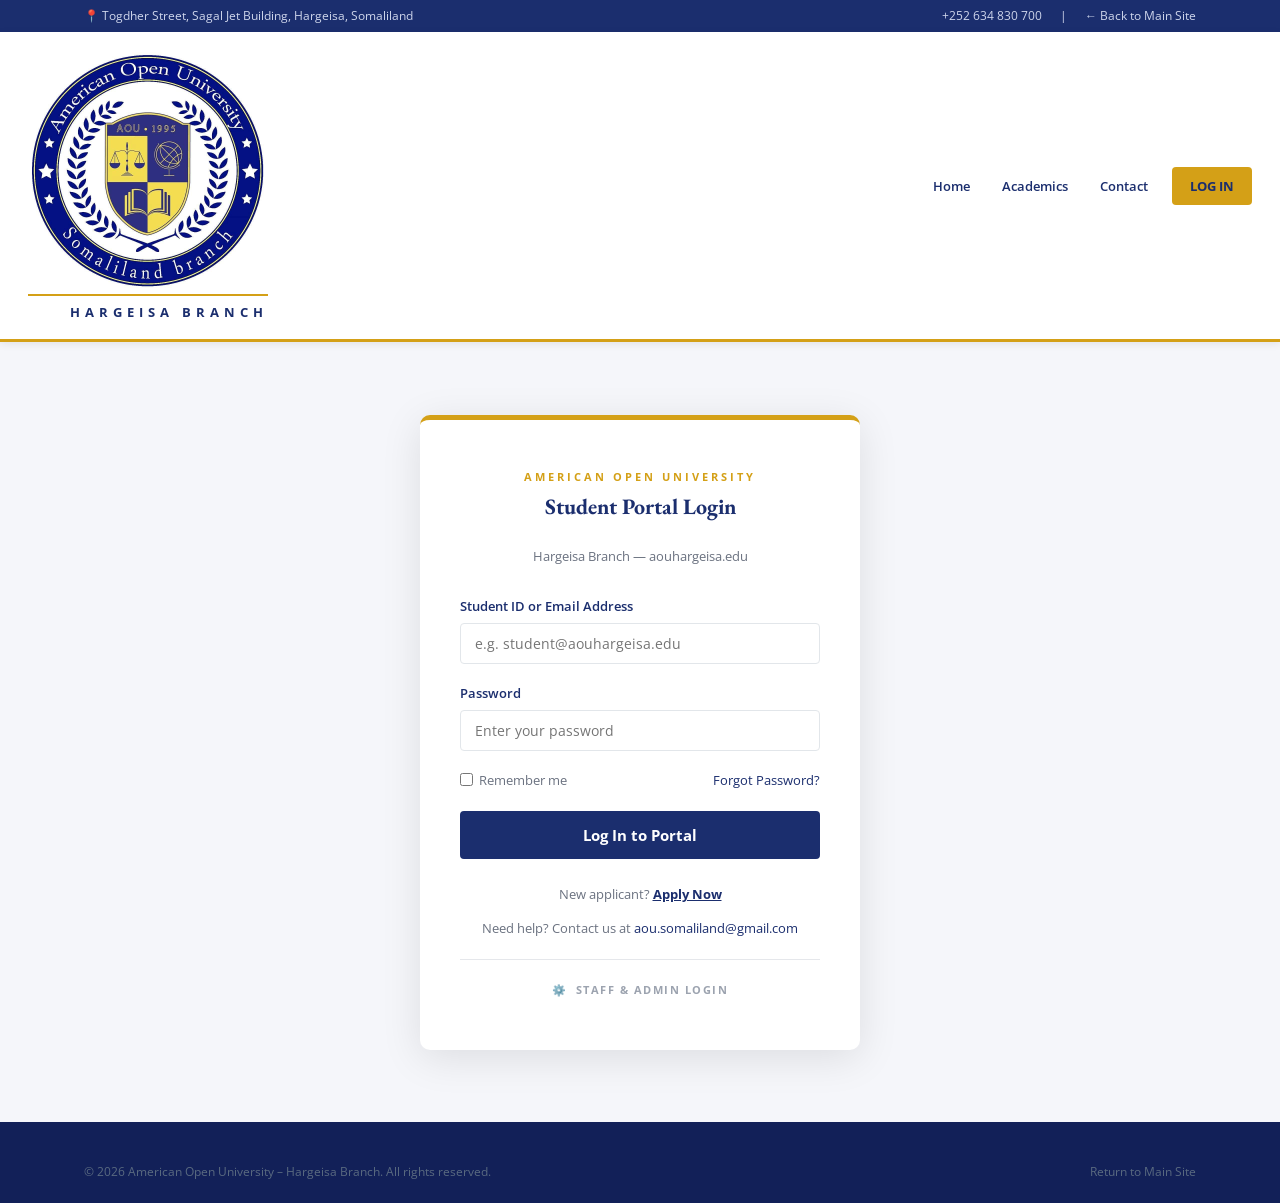
<file: pre-student-dashboard.html>
<!DOCTYPE html>
<html lang="en">
<head>
  <meta charset="UTF-8">
  <meta name="viewport" content="width=device-width, initial-scale=1.0">
  <meta name="description" content="Applicant Portal – AOU Hargeisa Branch">
  <title>Applicant Portal | AOU Hargeisa Branch</title>
  <link rel="stylesheet" href="style.css">
  <style>
    .applicant-hero {
      background: linear-gradient(135deg, #1e3a8a 0%, #3b82f6 100%);
      color: white;
      padding: 48px 0;
    }
    
    .applicant-hero h1 { color: white; font-size: 28px; margin-bottom: 8px; }
    .applicant-hero p { opacity: 0.9; font-size: 15px; }
    
    .status-banner {
      background: #fef3c7;
      border-left: 5px solid #f59e0b;
      padding: 20px 24px;
      margin-bottom: 32px;
      border-radius: 4px;
      display: flex;
      align-items: center;
      gap: 16px;
    }
    
    .status-banner .status-icon {
      font-size: 24px;
    }
    
    .status-banner h3 {
      font-family: 'Open Sans', sans-serif;
      font-size: 16px;
      color: #92400e;
      margin-bottom: 4px;
    }
    
    .status-banner p {
      font-size: 14px;
      color: #b45309;
      margin: 0;
    }
    
    .enrollment-form-section {
      background: var(--aou-white);
      border-radius: 8px;
      box-shadow: 0 4px 20px rgba(0,0,0,0.06);
      padding: 32px;
      margin-bottom: 40px;
    }
    
    .form-section-title {
      font-family: 'Open Sans', sans-serif;
      font-size: 18px;
      font-weight: 700;
      color: var(--aou-navy);
      border-bottom: 2px solid var(--aou-light);
      padding-bottom: 12px;
      margin-bottom: 24px;
      margin-top: 32px;
    }
    
    .form-section-title:first-child {
      margin-top: 0;
    }

    .form-grid {
      display: grid;
      grid-template-columns: 1fr 1fr;
      gap: 20px;
    }
    
    @media (max-width: 768px) {
      .form-grid { grid-template-columns: 1fr; }
    }

    .file-upload-wrapper {
      border: 2px dashed var(--aou-border);
      border-radius: 6px;
      padding: 20px;
      text-align: center;
      background: #fafafa;
      transition: border-color 0.2s;
    }

    .file-upload-wrapper:hover {
      border-color: var(--aou-gold);
    }
    
    .file-upload-wrapper label {
      display: block;
      font-weight: 600;
      color: var(--aou-navy);
      cursor: pointer;
      margin-bottom: 8px;
    }

    .file-upload-wrapper p {
      font-size: 12px;
      color: var(--aou-gray);
      margin-bottom: 12px;
    }

    .file-upload-wrapper input[type="file"] {
      font-size: 13px;
      color: var(--aou-gray);
    }

    .help-text {
      font-size: 12px;
      color: var(--aou-gray);
      margin-top: 4px;
      display: block;
    }
  </style>
  <!-- Auth guard to prevent FOUC -->
  <script>
    const loggedIn = localStorage.getItem('aou_logged_in');
    const role = localStorage.getItem('aou_student_role');
    if (!loggedIn || role !== 'Applicant') {
      window.location.href = 'login.html';
    }
  </script>
</head>
<body>

  <!-- TOP BAR -->
  <div class="top-bar">
    <div class="container">
      <span>📍 Togdher Street, Sagal Jet Building, Hargeisa, Somaliland</span>
      <div class="top-links">
        <a href="#" id="logoutBtnTop">Log Out</a>
      </div>
    </div>
  </div>

  <!-- HEADER -->
  <header>
    <div class="header-inner">
      <a href="index.html" class="site-logo">
        <img src="aou-logo.jpg" alt="American Open University Logo">
        <span class="branch-label">Applicant Portal</span>
      </a>
      <nav>
        <a href="#" class="active">My Application</a>
        <a href="#" id="logoutBtnNav" class="btn-login">LOG OUT</a>
      </nav>
      <button class="hamburger" id="hamburgerBtn" aria-label="Menu">
        <span></span><span></span><span></span>
      </button>
    </div>
  </header>

  <!-- DASHBOARD HERO -->
  <div class="applicant-hero">
    <div class="container">
      <h1>Welcome, <span id="applicantName">Applicant</span></h1>
      <p>ID: <span id="applicantId">APP-001</span> | Program: <span id="applicantProgram">Undergraduate Direct Entry</span></p>
    </div>
  </div>

  <!-- DASHBOARD BODY -->
  <div class="dashboard-body">
    <div class="container">
      
      <div class="status-banner" id="statusBanner">
        <div class="status-icon">⏳</div>
        <div>
          <h3 id="statusTitle">Application Pending Documents</h3>
          <p id="statusDesc">Please complete the enrollment form below and upload your required documents for admission evaluation.</p>
        </div>
      </div>

      <div class="enrollment-form-section">
        <form id="enrollmentForm">
          
          <div class="form-section-title">1. Personal Information</div>
          <div class="form-grid">
            <div class="form-group">
              <label for="dob">Date of Birth <span style="color:red">*</span></label>
              <input type="date" id="dob" class="form-control" required>
              <span class="help-text">Applicants must be at least 21 years old.</span>
            </div>
            <div class="form-group">
              <label for="nationality">Nationality <span style="color:red">*</span></label>
              <input type="text" id="nationality" class="form-control" placeholder="e.g. Somaliland" required>
            </div>
            <div class="form-group">
              <label for="nativeLang">Native Language <span style="color:red">*</span></label>
              <select id="nativeLang" class="form-control" required>
                <option value="">Select Language</option>
                <option value="Somali">Somali</option>
                <option value="Arabic">Arabic</option>
                <option value="English">English</option>
                <option value="Other">Other</option>
              </select>
            </div>
          </div>

          <div class="form-section-title">2. Educational Qualifications</div>
          <p style="font-size: 14px; color: var(--aou-gray); margin-bottom: 20px;">
            A high school diploma or equivalent (IGCSE/O-level) is required. Must have a minimum of 5 credits, including English and Mathematics.
          </p>
          <div class="form-grid">
            <div class="form-group" style="grid-column: 1 / -1;">
              <label for="hsName">High School / Institution Name</label>
              <input type="text" id="hsName" class="form-control" placeholder="e.g. Hargeisa High School" required>
            </div>
            <div class="file-upload-wrapper" style="grid-column: 1 / -1;">
              <label for="hsDiploma">Upload High School Diploma / IGCSE Certificate <span style="color:red">*</span></label>
              <p>PDF, JPG, or PNG (Max 5MB). Certified copies only.</p>
              <input type="file" id="hsDiploma" accept=".pdf,.jpg,.jpeg,.png" required>
            </div>
          </div>

          <div class="form-section-title">3. English Proficiency</div>
          <p style="font-size: 14px; color: var(--aou-gray); margin-bottom: 20px;">
            Non-native English speakers must provide proof of English proficiency (IELTS, TOEFL, or take our Internal Placement Test).
          </p>
          <div class="form-grid">
            <div class="form-group">
              <label for="englishTest">Proficiency Evidence <span style="color:red">*</span></label>
              <select id="englishTest" class="form-control" required>
                <option value="">Select Option</option>
                <option value="Native Speaker">I am a Native English Speaker</option>
                <option value="IELTS">IELTS Certificate</option>
                <option value="TOEFL">TOEFL Certificate</option>
                <option value="Internal">I will take the AOU Internal Placement Test</option>
              </select>
            </div>
            <div class="file-upload-wrapper" id="englishUploadWrapper">
              <label for="englishCert">Upload IELTS/TOEFL Certificate</label>
              <p>PDF, JPG, or PNG (Max 5MB).</p>
              <input type="file" id="englishCert" accept=".pdf,.jpg,.jpeg,.png">
            </div>
          </div>

          <div class="form-section-title">4. Advanced Placement / Transfer Students (Optional)</div>
          <p style="font-size: 14px; color: var(--aou-gray); margin-bottom: 20px;">
            For direct entry into Year Two or higher, please upload prior professional qualifications, Associate Degrees, or Diplomas.
          </p>
          <div class="file-upload-wrapper">
            <label for="transferDocs">Upload Prior Higher Education Transcripts / Professional Qualifications</label>
            <p>PDF, JPG, or PNG (Max 10MB). Combine into a single PDF if multiple.</p>
            <input type="file" id="transferDocs" accept=".pdf,.jpg,.jpeg,.png">
          </div>

          <div style="margin-top: 40px; padding-top: 24px; border-top: 1px solid var(--aou-border);">
            <button type="submit" class="btn btn-navy" style="font-size: 16px; padding: 14px 32px;">Submit Application Documents</button>
          </div>

        </form>
      </div>

      <!-- APPLICATION FEE SECTION -->
      <div id="applicationFeeSection" style="display:none; background:white; padding:32px; border-radius:8px; box-shadow:0 4px 20px rgba(0,0,0,0.06); margin-bottom:40px;">
        <h2 style="font-size:20px; color:var(--aou-navy); margin-bottom:8px;">Pay Application Fee</h2>
        <p style="font-size:14px; color:var(--aou-gray); margin-bottom:24px;">Your application requires a non-refundable application fee. Please complete this payment to submit your application.</p>
        
        <div style="background:#f9fafb; padding:16px; border-radius:6px; margin-bottom:24px; text-align:center; border: 1px solid #e5e7eb;">
          <span style="display:block; font-size:13px; color:#6b7280; text-transform:uppercase; letter-spacing:1px; margin-bottom:4px;">Amount Due</span>
          <span id="appFeeAmountDisplay" style="display:block; font-size:32px; font-weight:700; color:var(--aou-navy);">$20.00</span>
        </div>

        <h3 style="font-size:15px;margin-bottom:12px;color:var(--aou-navy);">Select Payment Method</h3>
        <div style="display:flex; gap:12px; margin-bottom:20px;">
          <button type="button" class="btn btn-navy" style="flex:1;" onclick="completeAppPayment('PayPal')">Pay with PayPal</button>
          <button type="button" class="btn btn-gold" style="flex:1;" onclick="completeAppPayment('Dahabshiil')">Dahabshiil Transfer</button>
        </div>
        <p style="font-size:11px;color:#9ca3af;text-align:center;">(Clicking these buttons simulates a successful payment for this demo)</p>
      </div>

    </div>
  </div>

  <!-- FOOTER -->
  <footer>
    <div class="container">
      <div class="footer-bottom" style="border-top:none;padding-top:0;">
        <p>&copy; 2026 American Open University – Hargeisa Branch. All rights reserved.</p>
      </div>
    </div>
  </footer>

  <script src="script.js"></script>
  <script>
    document.addEventListener('DOMContentLoaded', () => {
      // Applicant specific logic
      const loggedIn = localStorage.getItem('aou_logged_in');
      const studentId = localStorage.getItem('aou_student_id');
      const role = localStorage.getItem('aou_student_role');

      // Auth guard moved to head

      document.getElementById('applicantName').textContent = localStorage.getItem('aou_student_name');
      document.getElementById('applicantId').textContent = studentId;
      document.getElementById('applicantProgram').textContent = localStorage.getItem('aou_student_program');

      // Logout
      const logout = (e) => {
        e.preventDefault();
        localStorage.clear();
        window.location.href = 'login.html';
      };
      document.getElementById('logoutBtnTop').addEventListener('click', logout);
      document.getElementById('logoutBtnNav').addEventListener('click', logout);

      // Form submission
      const form = document.getElementById('enrollmentForm');
      form.addEventListener('submit', (e) => {
        e.preventDefault();
        
        // Age validation
        const dobInput = document.getElementById('dob').value;
        if(dobInput) {
            const dobDate = new Date(dobInput);
            const today = new Date();
            let age = today.getFullYear() - dobDate.getFullYear();
            const m = today.getMonth() - dobDate.getMonth();
            if (m < 0 || (m === 0 && today.getDate() < dobDate.getDate())) {
                age--;
            }
            if(age < 21) {
                alert("Applicants must be at least 21 years old as per admission requirements.");
                return;
            }
        }

        // Show Payment Section instead of Success
        const level = localStorage.getItem('aou_student_level') || 'Bachelor';
        let fee = 20;
        if (level === 'Master') fee = 30;
        if (level === 'PhD') fee = 100;
        
        document.getElementById('appFeeAmountDisplay').textContent = '$' + fee + '.00';
        
        form.style.display = 'none';
        document.getElementById('applicationFeeSection').style.display = 'block';
        
        const banner = document.getElementById('statusBanner');
        banner.style.background = '#e0e7ff';
        banner.style.borderLeftColor = '#4f46e5';
        document.getElementById('statusTitle').textContent = 'Pending Application Fee';
        document.getElementById('statusTitle').style.color = '#312e81';
        document.getElementById('statusDesc').textContent = 'Please complete your application fee payment below to finalize your submission.';
        document.getElementById('statusDesc').style.color = '#3730a3';
        document.querySelector('.status-icon').textContent = '💳';

        window.scrollTo({ top: 0, behavior: 'smooth' });
      });

      // Handle Application Fee Payment
      window.completeAppPayment = function(method) {
        document.getElementById('applicationFeeSection').style.display = 'none';
        
        const banner = document.getElementById('statusBanner');
        banner.style.background = '#dbeafe';
        banner.style.borderLeftColor = '#3b82f6';
        document.getElementById('statusTitle').textContent = 'Application Under Review';
        document.getElementById('statusTitle').style.color = '#1e3a8a';
        document.getElementById('statusDesc').textContent = `Payment via ${method} successful! Your documents have been submitted and are being reviewed by the admissions office.`;
        document.getElementById('statusDesc').style.color = '#1e40af';
        document.querySelector('.status-icon').textContent = '✅';
        
        window.scrollTo({ top: 0, behavior: 'smooth' });
      };

      // English proficiency logic
      const englishTest = document.getElementById('englishTest');
      const englishUploadWrapper = document.getElementById('englishUploadWrapper');
      
      englishTest.addEventListener('change', (e) => {
        if (e.target.value === 'IELTS' || e.target.value === 'TOEFL') {
          englishUploadWrapper.style.display = 'block';
          document.getElementById('englishCert').required = true;
        } else {
          englishUploadWrapper.style.display = 'none';
          document.getElementById('englishCert').required = false;
        }
      });
      // trigger once on load
      englishTest.dispatchEvent(new Event('change'));
    });
  </script>
</body>
</html>
</file>
<file: style.css>
@import url('https://fonts.googleapis.com/css2?family=Open+Sans:wght@300;400;600;700&family=EB+Garamond:ital,wght@0,400;0,700;1,400&display=swap');

/* =============================================
   AOU HARGEISA BRANCH – BRAND COLOR SYSTEM
   ============================================= */
:root {
  --aou-navy:   #1b2e6e;
  --aou-navy-dark: #122058;
  --aou-gold:   #d4a017;
  --aou-gold-light: #f5c842;
  --aou-white:  #ffffff;
  --aou-light:  #f5f6fa;
  --aou-gray:   #6b7280;
  --aou-border: #e2e6ea;
  --aou-text:   #222222;
  --nav-height: 80px;
}

/* =============================================
   RESET & BASE
   ============================================= */
*, *::before, *::after { box-sizing: border-box; margin: 0; padding: 0; }

html { scroll-behavior: smooth; }

body {
  font-family: 'Open Sans', sans-serif;
  font-size: 15px;
  color: var(--aou-text);
  background: var(--aou-white);
  line-height: 1.7;
}

h1, h2, h3, h4 {
  font-family: 'EB Garamond', serif;
  font-weight: 700;
  color: var(--aou-navy);
  line-height: 1.25;
}

a { color: var(--aou-navy); text-decoration: none; }
a:hover { color: var(--aou-gold); }

img { max-width: 100%; display: block; }

ul { list-style: none; }

/* =============================================
   TOP BAR
   ============================================= */
.top-bar {
  background: var(--aou-navy);
  color: #cfd6ec;
  font-size: 12px;
  padding: 6px 0;
}
.top-bar .container {
  display: flex;
  justify-content: space-between;
  align-items: center;
}
.top-bar a { color: #cfd6ec; font-size: 12px; }
.top-bar a:hover { color: var(--aou-gold-light); }
.top-bar .top-links { display: flex; gap: 18px; align-items: center; }

/* =============================================
   CONTAINER
   ============================================= */
.container {
  max-width: 1160px;
  margin: 0 auto;
  padding: 0 24px;
}

/* =============================================
   HEADER / NAVIGATION
   ============================================= */
header {
  background: var(--aou-white);
  border-bottom: 3px solid var(--aou-gold);
  position: sticky;
  top: 0;
  z-index: 999;
  box-shadow: 0 2px 8px rgba(0,0,0,0.08);
}

.header-inner {
  display: flex;
  align-items: center;
  justify-content: space-between;
  padding: 16px 40px;
  max-width: 1400px;
  margin: 0 auto;
}

/* Logo block — large, prominent */
.site-logo {
  display: inline-flex;
  flex-direction: column;
  align-items: flex-start;
  gap: 0;
  text-decoration: none;
}

.site-logo img {
  width: 240px;
  height: auto;
  display: block;
  object-fit: contain;
}

.site-logo .branch-label {
  font-family: 'Open Sans', sans-serif;
  font-size: 13px;
  font-weight: 700;
  letter-spacing: 5px;
  text-transform: uppercase;
  color: var(--aou-navy);
  padding-left: 2px;
  margin-top: 6px;
  width: 100%;
  text-align: right;
  border-top: 2px solid var(--aou-gold);
  padding-top: 5px;
}

.site-logo .logo-text-fallback { display: none; }

/* Nav */
nav {
  display: flex;
  align-items: center;
  gap: 4px;
}

nav a {
  font-size: 13px;
  font-weight: 600;
  padding: 8px 14px;
  color: var(--aou-navy);
  border-radius: 4px;
  transition: background 0.2s, color 0.2s;
  white-space: nowrap;
}

nav a:hover, nav a.active {
  background: var(--aou-navy);
  color: var(--aou-white);
}

nav .dropdown { position: relative; }

nav .dropdown:hover .dropdown-menu { display: block; }

.dropdown-menu {
  display: none;
  position: absolute;
  top: 100%;
  left: 0;
  background: var(--aou-white);
  border: 1px solid var(--aou-border);
  border-top: 3px solid var(--aou-gold);
  min-width: 220px;
  box-shadow: 0 6px 20px rgba(0,0,0,0.12);
  z-index: 1000;
  border-radius: 0 0 6px 6px;
}

.dropdown-menu a {
  display: block;
  padding: 10px 18px;
  font-size: 13px;
  border-radius: 0;
  color: var(--aou-navy);
}

.dropdown-menu a:hover {
  background: var(--aou-light);
  color: var(--aou-gold);
}

.btn-login {
  background: var(--aou-gold) !important;
  color: var(--aou-navy) !important;
  font-weight: 700 !important;
  padding: 8px 18px !important;
  border-radius: 4px;
  margin-left: 6px;
}

.btn-login:hover {
  background: var(--aou-gold-light) !important;
  color: var(--aou-navy-dark) !important;
}



/* =============================================
   HERO BANNER
   ============================================= */
.hero-banner {
  background: linear-gradient(135deg, var(--aou-navy) 0%, #2d4a9e 100%);
  color: var(--aou-white);
  padding: 70px 24px;
  text-align: center;
  position: relative;
  overflow: hidden;
}

.hero-banner::before {
  content: '';
  position: absolute;
  inset: 0;
  background: url("data:image/svg+xml,%3Csvg width='60' height='60' viewBox='0 0 60 60' xmlns='http://www.w3.org/2000/svg'%3E%3Cg fill='none' fill-rule='evenodd'%3E%3Cg fill='%23ffffff' fill-opacity='0.04'%3E%3Cpath d='M36 34v-4h-2v4h-4v2h4v4h2v-4h4v-2h-4zm0-30V0h-2v4h-4v2h4v4h2V6h4V4h-4zM6 34v-4H4v4H0v2h4v4h2v-4h4v-2H6zM6 4V0H4v4H0v2h4v4h2V6h4V4H6z'/%3E%3C/g%3E%3C/g%3E%3C/svg%3E");
}

.hero-banner .container { position: relative; z-index: 1; }

.hero-banner h1 {
  font-family: 'EB Garamond', serif;
  font-size: 48px;
  color: var(--aou-white);
  margin-bottom: 16px;
}

.hero-banner h1 em {
  font-style: italic;
  color: var(--aou-gold-light);
}

.hero-banner p {
  font-size: 16px;
  opacity: 0.88;
  max-width: 660px;
  margin: 0 auto 28px;
}

.hero-cta { display: flex; gap: 14px; justify-content: center; flex-wrap: wrap; }

.btn {
  display: inline-block;
  padding: 12px 28px;
  border-radius: 4px;
  font-size: 14px;
  font-weight: 700;
  font-family: 'Open Sans', sans-serif;
  cursor: pointer;
  transition: all 0.2s;
  border: 2px solid transparent;
  text-align: center;
}

.btn-gold {
  background: var(--aou-gold);
  color: var(--aou-navy);
  border-color: var(--aou-gold);
}
.btn-gold:hover { background: var(--aou-gold-light); border-color: var(--aou-gold-light); color: var(--aou-navy-dark); }

.btn-outline-white {
  background: transparent;
  color: var(--aou-white);
  border-color: rgba(255,255,255,0.6);
}
.btn-outline-white:hover { background: rgba(255,255,255,0.15); color: var(--aou-white); border-color: white; }

/* =============================================
   MOTTO STRIP
   ============================================= */
.motto-strip {
  background: var(--aou-gold);
  padding: 14px 24px;
  text-align: center;
}

.motto-strip p {
  font-family: 'Open Sans', sans-serif;
  font-size: 13px;
  font-weight: 700;
  letter-spacing: 3px;
  text-transform: uppercase;
  color: var(--aou-navy);
}

/* =============================================
   SECTIONS
   ============================================= */
section { padding: 60px 0; }

.section-title {
  font-size: 30px;
  margin-bottom: 10px;
  position: relative;
}

.section-title::after {
  content: '';
  display: block;
  width: 50px;
  height: 3px;
  background: var(--aou-gold);
  margin-top: 10px;
}

.section-title.centered { text-align: center; }
.section-title.centered::after { margin: 10px auto 0; }

.section-subtitle {
  color: var(--aou-gray);
  font-size: 15px;
  margin-bottom: 36px;
}
.section-subtitle.centered { text-align: center; }

/* =============================================
   SEMESTERS
   ============================================= */
.semesters-section { background: var(--aou-light); }

.semesters-grid {
  display: grid;
  grid-template-columns: repeat(auto-fit, minmax(250px, 1fr));
  gap: 24px;
  margin-top: 36px;
}

.semester-card {
  background: var(--aou-white);
  border-radius: 8px;
  padding: 28px 24px;
  border-top: 4px solid var(--aou-navy);
  box-shadow: 0 2px 12px rgba(0,0,0,0.06);
  transition: transform 0.2s, box-shadow 0.2s;
}

.semester-card:hover { transform: translateY(-4px); box-shadow: 0 8px 24px rgba(0,0,0,0.1); }

.semester-card h3 {
  font-size: 17px;
  margin-bottom: 12px;
  color: var(--aou-navy);
}

.semester-card .dates {
  font-size: 15px;
  font-weight: 600;
  color: var(--aou-text);
  margin-bottom: 10px;
}

.deadline-badge {
  display: inline-block;
  background: var(--aou-navy);
  color: var(--aou-gold-light);
  font-size: 11px;
  font-weight: 700;
  letter-spacing: 0.5px;
  padding: 4px 10px;
  border-radius: 3px;
  margin-top: 6px;
}

/* =============================================
   PROGRAMS GRID
   ============================================= */
.programs-section { background: var(--aou-white); }

.programs-grid {
  display: grid;
  grid-template-columns: repeat(auto-fit, minmax(280px, 1fr));
  gap: 24px;
  margin-top: 36px;
}

.program-card {
  border: 1px solid var(--aou-border);
  border-radius: 8px;
  padding: 28px 24px;
  transition: border-color 0.2s, box-shadow 0.2s;
}

.program-card:hover {
  border-color: var(--aou-gold);
  box-shadow: 0 4px 20px rgba(0,0,0,0.08);
}

.program-card .icon {
  width: 48px;
  height: 48px;
  background: var(--aou-navy);
  border-radius: 50%;
  display: flex;
  align-items: center;
  justify-content: center;
  margin-bottom: 16px;
}

.program-card .icon svg { width: 24px; height: 24px; fill: var(--aou-gold-light); }

.program-card h3 { font-size: 17px; margin-bottom: 8px; }

.program-card p { font-size: 14px; color: var(--aou-gray); }

/* =============================================
   ABOUT / INFO COLUMNS
   ============================================= */
.about-section { background: var(--aou-light); }

.two-col {
  display: grid;
  grid-template-columns: 1fr 1fr;
  gap: 48px;
  align-items: start;
}

@media(max-width: 768px) { .two-col { grid-template-columns: 1fr; } }

.info-box {
  background: var(--aou-white);
  border-radius: 8px;
  padding: 28px 24px;
  border-left: 5px solid var(--aou-gold);
  box-shadow: 0 2px 10px rgba(0,0,0,0.05);
}

.info-box h4 { font-size: 16px; margin-bottom: 8px; }
.info-box p, .info-box li { font-size: 14px; color: var(--aou-gray); margin-bottom: 6px; }

/* =============================================
   NEWS SECTION
   ============================================= */
.news-section { background: var(--aou-white); }

.news-grid {
  display: grid;
  grid-template-columns: repeat(auto-fit, minmax(260px, 1fr));
  gap: 24px;
  margin-top: 36px;
}

.news-card {
  border-radius: 8px;
  overflow: hidden;
  border: 1px solid var(--aou-border);
  transition: box-shadow 0.2s;
}

.news-card:hover { box-shadow: 0 4px 20px rgba(0,0,0,0.08); }

.news-card .news-meta {
  padding: 20px;
}

.news-card .news-date {
  font-size: 12px;
  color: var(--aou-gold);
  font-weight: 700;
  letter-spacing: 0.5px;
  text-transform: uppercase;
  margin-bottom: 8px;
}

.news-card h4 { font-size: 16px; margin-bottom: 8px; color: var(--aou-navy); }
.news-card h4 a { color: inherit; }
.news-card h4 a:hover { color: var(--aou-gold); }
.news-card p { font-size: 13px; color: var(--aou-gray); }

/* =============================================
   TESTIMONIAL
   ============================================= */
.testimonial-section {
  background: var(--aou-navy);
  color: var(--aou-white);
  padding: 60px 0;
}

.testimonial-section .section-title { color: var(--aou-white); }
.testimonial-section .section-title::after { background: var(--aou-gold); }

.testimonial-card {
  background: rgba(255,255,255,0.07);
  border: 1px solid rgba(255,255,255,0.15);
  border-radius: 8px;
  padding: 32px;
  max-width: 780px;
  margin: 36px auto 0;
  position: relative;
}

.testimonial-card::before {
  content: '\201C';
  font-size: 80px;
  line-height: 1;
  color: var(--aou-gold);
  position: absolute;
  top: 12px;
  left: 24px;
  font-family: Georgia, serif;
}

.testimonial-card p {
  font-size: 16px;
  opacity: 0.9;
  line-height: 1.8;
  padding-left: 32px;
}

.testimonial-card .author {
  margin-top: 20px;
  font-size: 14px;
  font-weight: 700;
  color: var(--aou-gold-light);
}

/* =============================================
   CONTACT SECTION
   ============================================= */
.contact-section { background: var(--aou-light); }

.contact-grid {
  display: grid;
  grid-template-columns: repeat(auto-fit, minmax(240px, 1fr));
  gap: 24px;
  margin-top: 36px;
}

.contact-card {
  background: var(--aou-white);
  border-radius: 8px;
  padding: 28px 24px;
  border-top: 3px solid var(--aou-gold);
  box-shadow: 0 2px 10px rgba(0,0,0,0.05);
}

.contact-card h4 {
  font-size: 16px;
  color: var(--aou-navy);
  margin-bottom: 12px;
  display: flex;
  align-items: center;
  gap: 8px;
}

.contact-card p, .contact-card a {
  font-size: 13.5px;
  color: var(--aou-gray);
  display: block;
  margin-bottom: 4px;
}

.contact-card a:hover { color: var(--aou-gold); }

/* =============================================
   FOOTER
   ============================================= */
footer {
  background: var(--aou-navy-dark);
  color: #a0aec0;
  padding: 40px 0 20px;
}

.footer-inner {
  display: grid;
  grid-template-columns: 2fr 1fr 1fr;
  gap: 40px;
  padding-bottom: 32px;
  border-bottom: 1px solid rgba(255,255,255,0.1);
}

@media(max-width: 768px) { .footer-inner { grid-template-columns: 1fr; } }

.footer-brand p {
  font-size: 13px;
  margin-top: 12px;
  line-height: 1.8;
  color: #8898b0;
}

.footer-col h5 {
  font-family: 'Open Sans', sans-serif;
  font-size: 12px;
  font-weight: 700;
  letter-spacing: 2px;
  text-transform: uppercase;
  color: var(--aou-gold-light);
  margin-bottom: 14px;
}

.footer-col a {
  display: block;
  font-size: 13px;
  color: #8898b0;
  margin-bottom: 8px;
}
.footer-col a:hover { color: var(--aou-white); }

.footer-bottom {
  padding-top: 20px;
  display: flex;
  justify-content: space-between;
  align-items: center;
  flex-wrap: wrap;
  gap: 8px;
}

.footer-bottom p { font-size: 12px; color: #5a6a80; }

/* =============================================
   LOGIN PAGE
   ============================================= */
.login-page-bg {
  min-height: calc(100vh - 120px);
  background: var(--aou-light);
  display: flex;
  align-items: center;
  justify-content: center;
  padding: 40px 24px;
}

.login-card {
  background: var(--aou-white);
  border-radius: 10px;
  padding: 48px 40px;
  width: 100%;
  max-width: 440px;
  box-shadow: 0 8px 40px rgba(0,0,0,0.10);
  border-top: 5px solid var(--aou-gold);
}

.login-card .login-header {
  text-align: center;
  margin-bottom: 32px;
}

.login-card .login-header img {
  height: 55px;
  margin: 0 auto 8px;
}

.login-card .login-header .branch-label {
  font-size: 11px;
  font-weight: 700;
  letter-spacing: 2px;
  text-transform: uppercase;
  color: var(--aou-navy);
}

.login-card h2 {
  font-size: 22px;
  text-align: center;
  margin-bottom: 24px;
  color: var(--aou-navy);
}

.form-group { margin-bottom: 18px; }

.form-group label {
  display: block;
  font-size: 13px;
  font-weight: 600;
  color: var(--aou-navy);
  margin-bottom: 6px;
}

.form-control {
  width: 100%;
  padding: 10px 14px;
  font-size: 14px;
  font-family: 'Open Sans', sans-serif;
  border: 1.5px solid var(--aou-border);
  border-radius: 4px;
  color: var(--aou-text);
  background: var(--aou-white);
  transition: border-color 0.2s;
  outline: none;
}

.form-control:focus { border-color: var(--aou-navy); }

.form-row {
  display: flex;
  justify-content: space-between;
  align-items: center;
  font-size: 13px;
  margin-bottom: 20px;
}

.form-row label { display: flex; align-items: center; gap: 6px; cursor: pointer; color: var(--aou-gray); }

.btn-full { width: 100%; padding: 12px; font-size: 15px; }

.btn-navy {
  background: var(--aou-navy);
  color: var(--aou-white);
  border: 2px solid var(--aou-navy);
}
.btn-navy:hover { background: var(--aou-navy-dark); border-color: var(--aou-navy-dark); color: white; }

.error-msg {
  background: #fee2e2;
  color: #b91c1c;
  border-radius: 4px;
  padding: 10px 14px;
  font-size: 13px;
  margin-top: 14px;
  display: none;
}

/* =============================================
   DASHBOARD
   ============================================= */
.dashboard-hero {
  background: linear-gradient(135deg, var(--aou-navy) 0%, #2d4a9e 100%);
  color: white;
  padding: 36px 0;
}

.dashboard-hero h1 { color: white; font-size: 26px; }
.dashboard-hero p { opacity: 0.8; font-size: 14px; }

.dashboard-body { background: var(--aou-light); padding: 40px 0; min-height: 60vh; }

.dashboard-grid {
  display: grid;
  grid-template-columns: repeat(auto-fit, minmax(300px, 1fr));
  gap: 24px;
}

.dash-card {
  background: var(--aou-white);
  border-radius: 8px;
  padding: 24px;
  box-shadow: 0 2px 12px rgba(0,0,0,0.06);
}

.dash-card .card-header {
  display: flex;
  justify-content: space-between;
  align-items: center;
  border-bottom: 1px solid var(--aou-border);
  padding-bottom: 14px;
  margin-bottom: 18px;
}

.dash-card .card-header h3 { font-size: 16px; margin: 0; }

.dash-card .badge {
  background: var(--aou-gold);
  color: var(--aou-navy);
  font-size: 11px;
  font-weight: 700;
  padding: 3px 10px;
  border-radius: 20px;
}

.stat-row {
  display: flex;
  justify-content: space-between;
  align-items: center;
  padding: 8px 0;
  border-bottom: 1px solid var(--aou-border);
  font-size: 14px;
}

.stat-row:last-child { border-bottom: none; }
.stat-row .label { color: var(--aou-gray); }
.stat-row .value { font-weight: 700; color: var(--aou-navy); }

.course-item {
  display: flex;
  align-items: center;
  gap: 12px;
  padding: 10px 0;
  border-bottom: 1px solid var(--aou-border);
  font-size: 14px;
}

.course-item:last-child { border-bottom: none; }

.course-dot {
  width: 8px;
  height: 8px;
  background: var(--aou-gold);
  border-radius: 50%;
  flex-shrink: 0;
}

.balance-amount { font-size: 36px; font-weight: 700; color: #dc2626; text-align: center; margin: 16px 0; }

/* =============================================
   PAYMENT PAGE
   ============================================= */
.payment-page-bg {
  background: var(--aou-light);
  padding: 60px 0;
}

.payment-card {
  background: var(--aou-white);
  border-radius: 10px;
  padding: 40px;
  max-width: 640px;
  margin: 0 auto;
  box-shadow: 0 4px 30px rgba(0,0,0,0.08);
}

.payment-card h2 {
  font-size: 26px;
  margin-bottom: 8px;
  text-align: center;
}

.payment-amount-block {
  text-align: center;
  padding: 24px;
  border: 2px dashed var(--aou-border);
  border-radius: 8px;
  margin: 24px 0;
}

.payment-amount-block p { font-size: 13px; color: var(--aou-gray); }
.payment-amount-block .amount { font-size: 42px; font-weight: 800; color: var(--aou-navy); }
.payment-amount-block .semester-label { font-size: 13px; color: var(--aou-gray); }

.payment-method-tabs {
  display: flex;
  border: 1.5px solid var(--aou-border);
  border-radius: 6px;
  overflow: hidden;
  margin: 24px 0;
}

.payment-tab {
  flex: 1;
  padding: 14px;
  text-align: center;
  cursor: pointer;
  font-size: 14px;
  font-weight: 600;
  background: var(--aou-white);
  color: var(--aou-gray);
  border: none;
  transition: all 0.2s;
  font-family: 'Open Sans', sans-serif;
  border-right: 1.5px solid var(--aou-border);
}

.payment-tab:last-child { border-right: none; }
.payment-tab.active { background: var(--aou-navy); color: var(--aou-white); }
.payment-tab:hover:not(.active) { background: var(--aou-light); }

.payment-panel { display: none; }
.payment-panel.active { display: block; }

.success-msg {
  background: #dcfce7;
  color: #166534;
  border-radius: 6px;
  padding: 16px;
  font-size: 14px;
  text-align: center;
  display: none;
  margin-top: 16px;
}

/* =============================================
   HAMBURGER & MOBILE NAV — hidden on desktop
   ============================================= */
.hamburger {
  display: none;    /* hidden on desktop; shown only in mobile media query below */
  flex-direction: column;
  gap: 5px;
  cursor: pointer;
  padding: 8px;
  background: none;
  border: none;
}
.hamburger span { display: block; width: 26px; height: 2px; background: var(--aou-navy); }

.mobile-nav {
  display: none;    /* hidden on desktop */
  background: var(--aou-white);
  border-top: 2px solid var(--aou-gold);
  padding: 12px 0;
}
.mobile-nav.open { display: block; }
.mobile-nav a {
  display: block;
  padding: 10px 24px;
  font-size: 14px;
  font-weight: 600;
  color: var(--aou-navy);
  border-bottom: 1px solid var(--aou-border);
}
.mobile-nav a:hover { background: var(--aou-light); }

/* =============================================
   RESPONSIVE
   ============================================= */
@media (max-width: 1300px) {
  .header-inner { padding: 16px 28px; }
}

@media (max-width: 1100px) {
  .header-inner { padding: 16px 24px; }
}

@media (max-width: 900px) {
  .top-bar .container { flex-direction: column; gap: 8px; text-align: center; padding: 8px 16px; }
  .top-bar span { font-size: 11px; display: block; line-height: 1.4; }
  .top-bar .top-links { justify-content: center; flex-wrap: wrap; }
  nav { display: none !important; }
  .hamburger { display: flex; }
  .site-logo img { width: 220px; }
  .hero-banner { padding: 50px 16px; }
  .hero-banner h1 { font-size: 32px; }
  .hero-cta { flex-direction: column; width: 100%; max-width: 320px; margin: 0 auto; }
  .hero-cta .btn { width: 100%; }
  .footer-inner { grid-template-columns: 1fr; }
}

@media (max-width: 600px) {
  .header-inner { padding: 16px 20px; }
  .site-logo img { width: 200px; max-width: 100%; }
  .site-logo .branch-label { font-size: 11px; letter-spacing: 2.5px; padding-top: 4px; margin-top: 4px; border-top-width: 2px; }
  .login-card { padding: 32px 20px; }
  .payment-card { padding: 24px 16px; }
  .section-title { font-size: 24px; }
  .dash-card { padding: 16px; }
  .enrollment-form-section { padding: 20px; }
  .applicant-hero h1 { font-size: 22px; }
}
</file>
